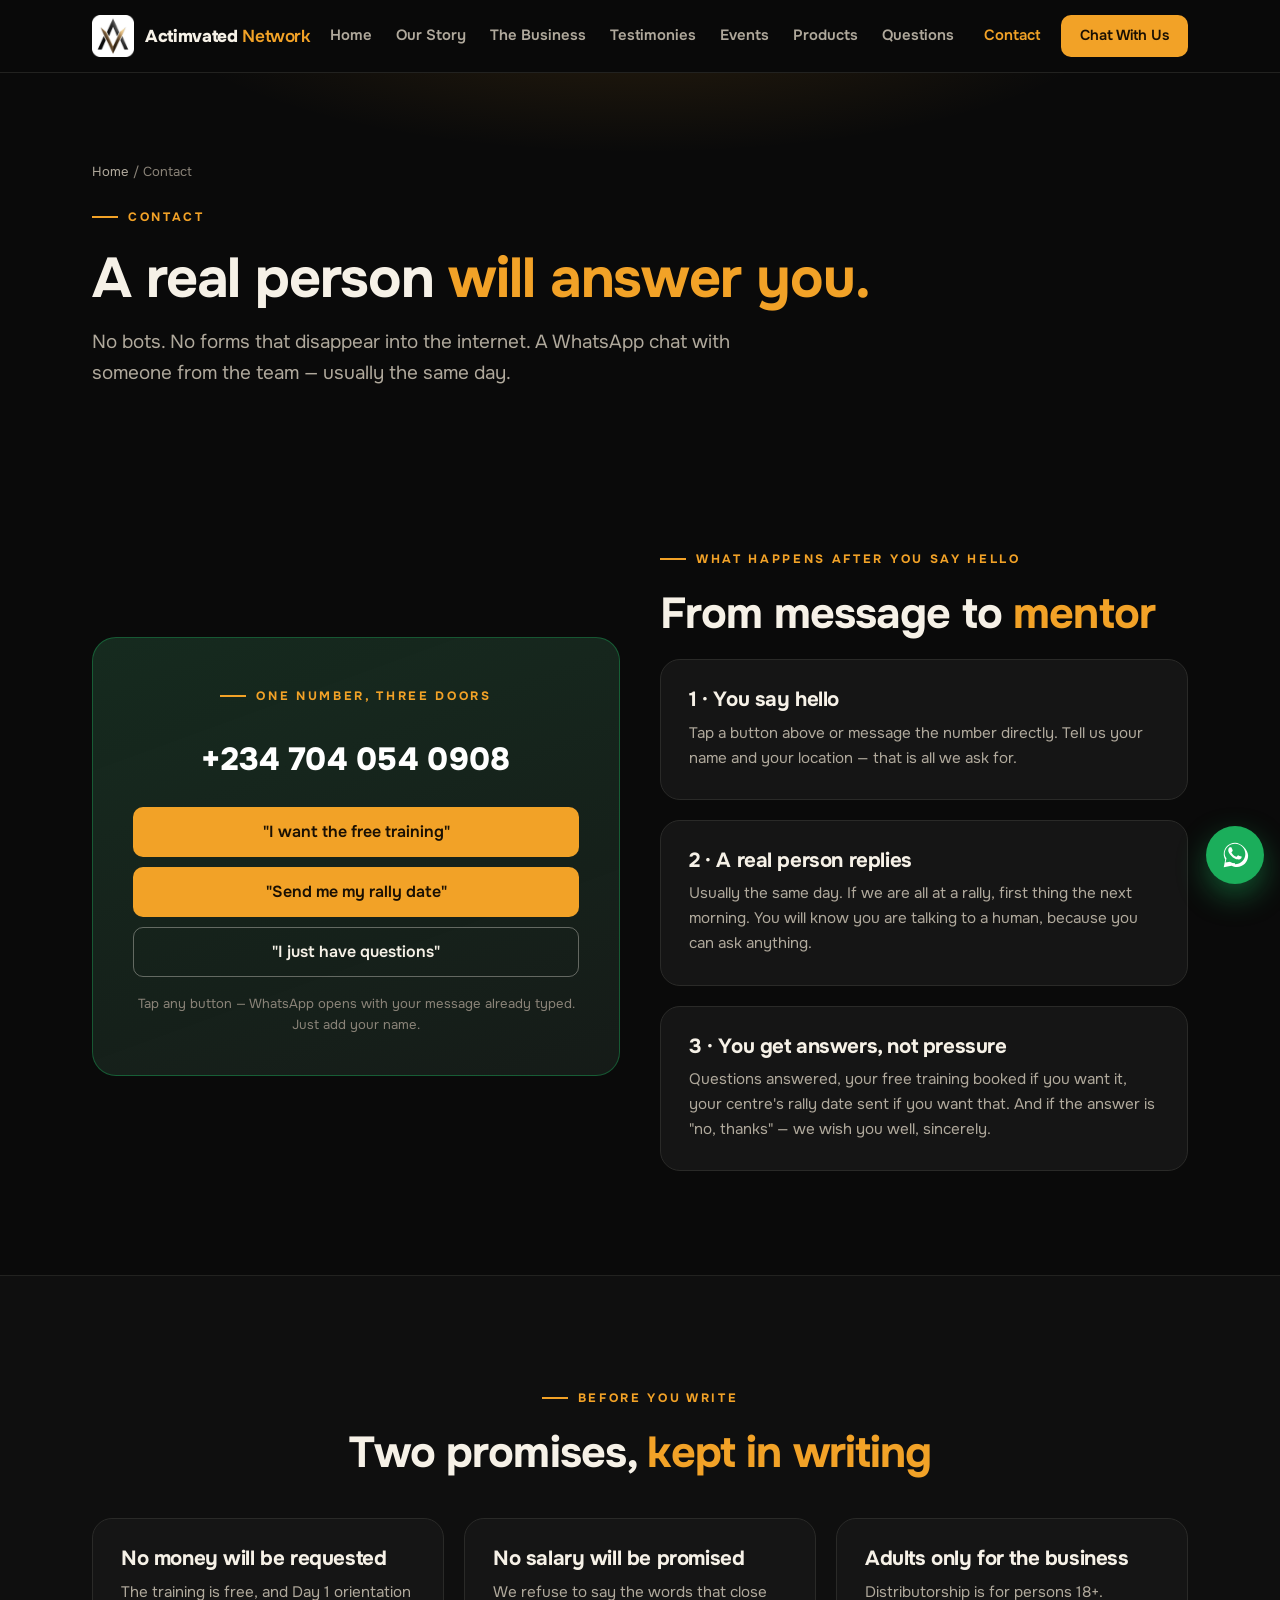
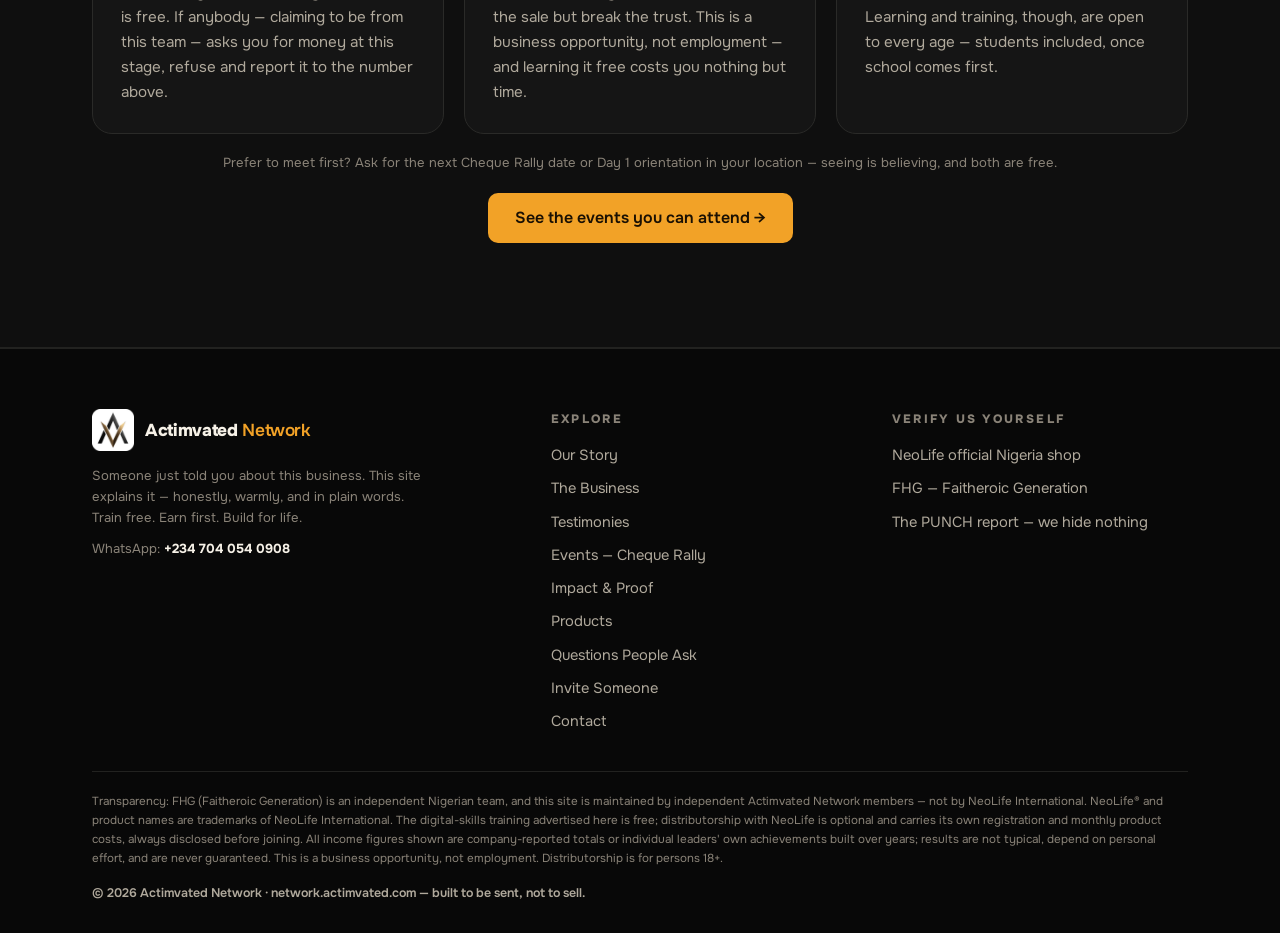
<file: contact.html>
<!doctype html>
<html lang="en">
<head>
<meta charset="utf-8">
<meta name="viewport" content="width=device-width, initial-scale=1">
<title>Contact — A Real Person Will Answer You | Actimvated Network</title>
<meta name="description" content="WhatsApp +234 704 054 0908: start the free training, get your Cheque Rally date, or just ask questions. No bots, no pressure.">
<link rel="icon" type="image/png" href="assets/favicon-96.png">
<link rel="preconnect" href="https://fonts.googleapis.com">
<link rel="preconnect" href="https://fonts.gstatic.com" crossorigin>
<link href="https://fonts.googleapis.com/css2?family=Onest:wght@300;400;500;600;700;800;900&display=swap" rel="stylesheet">
<link rel="stylesheet" href="assets/style.css">
</head>
<body>

<header id="hdr">
  <div class="wrap bar">
    <a class="brand" href="index.html" aria-label="Actimvated Network — home">
      <img src="assets/logo.png" alt="Actimvated Network logo">
      <span class="name">Actimvated <span>Network</span></span>
    </a>
    <nav aria-label="Main">
      <a href="index.html" class="">Home</a>
      <a href="our-story.html" class="">Our Story</a>
      <a href="the-business.html" class="">The Business</a>
      <a href="testimonies.html" class="">Testimonies</a>
      <a href="events.html" class="">Events</a>
      <a href="products.html" class="">Products</a>
      <a href="faq.html" class="">Questions</a>
      <a href="contact.html" class="nav-cta active">Contact</a>
    </nav>
    <button id="burger" class="burger" aria-label="Open menu" aria-expanded="false"><span></span><span></span><span></span></button>
    <a class="btn btn-primary btn-sm bar-cta" href="contact.html">Chat With Us</a>
  </div>
  <nav id="mnav" class="m-nav" aria-label="Mobile">
    <a href="index.html" class="">Home</a>
    <a href="our-story.html" class="">Our Story</a>
    <a href="the-business.html" class="">The Business</a>
    <a href="testimonies.html" class="">Testimonies</a>
    <a href="events.html" class="">Events</a>
    <a href="impact.html" class="">Impact</a>
    <a href="products.html" class="">Products</a>
    <a href="faq.html" class="">Questions</a>
    <a href="invite.html" class="">Invite Someone</a>
    <a href="contact.html" class="active">Contact</a>
  </nav>
</header>

<main>

<div class="page-hero">
  <div class="wrap">
    <div class="breadcrumb"><a href="index.html">Home</a> / Contact</div>
    <span class="sec-label">Contact</span>
    <h1>A real person <span class="gold-i">will answer you.</span></h1>
    <p class="lead">No bots. No forms that disappear into the internet. A WhatsApp chat with someone from the team — usually the same day.</p>
  </div>
</div>

<section>
  <div class="wrap">
    <div class="contact-hero">
      <div class="wa-card reveal">
        <span class="sec-label" style="justify-content:center;display:inline-flex">One number, three doors</span>
        <div class="num">+234 704 054 0908</div>
        <div class="msg-opts">
          <a class="btn btn-primary" href="https://wa.me/2347040540908?text=Hello!%20My%20name%20is%20____.%20I%20saw%20the%20website%20and%20I%20want%20the%20free%20training." target="_blank" rel="noopener">"I want the free training"</a>
          <a class="btn btn-primary" href="https://wa.me/2347040540908?text=Hello!%20My%20name%20is%20____.%20Please%20send%20me%20the%20date%20of%20the%20next%20Cheque%20Rally%20in%20my%20location." target="_blank" rel="noopener">"Send me my rally date"</a>
          <a class="btn btn-outline" href="https://wa.me/2347040540908?text=Hello!%20My%20name%20is%20____.%20I%20have%20a%20question%20about%20the%20business." target="_blank" rel="noopener">"I just have questions"</a>
        </div>
        <p class="small" style="margin-top:16px">Tap any button — WhatsApp opens with your message already typed. Just add your name.</p>
      </div>
      <div class="reveal">
        <span class="sec-label">What happens after you say hello</span>
        <h2>From message to <span class="gold-i">mentor</span></h2>
        <div class="grid" style="margin-top:20px">
          <div class="card"><h3>1 · You say hello</h3><p>Tap a button above or message the number directly. Tell us your name and your location — that is all we ask for.</p></div>
          <div class="card"><h3>2 · A real person replies</h3><p>Usually the same day. If we are all at a rally, first thing the next morning. You will know you are talking to a human, because you can ask anything.</p></div>
          <div class="card"><h3>3 · You get answers, not pressure</h3><p>Questions answered, your free training booked if you want it, your centre's rally date sent if you want that. And if the answer is "no, thanks" — we wish you well, sincerely.</p></div>
        </div>
      </div>
    </div>
  </div>
</section>

<section class="band">
  <div class="wrap">
    <div class="center">
      <span class="sec-label">Before you write</span>
      <h2>Two promises, <span class="gold-i">kept in writing</span></h2>
    </div>
    <div class="grid g3">
      <div class="card reveal"><h3>No money will be requested</h3><p>The training is free, and Day 1 orientation is free. If anybody — claiming to be from this team — asks you for money at this stage, refuse and report it to the number above.</p></div>
      <div class="card reveal"><h3>No salary will be promised</h3><p>We refuse to say the words that close the sale but break the trust. This is a business opportunity, not employment — and learning it free costs you nothing but time.</p></div>
      <div class="card reveal"><h3>Adults only for the business</h3><p>Distributorship is for persons 18+. Learning and training, though, are open to every age — students included, once school comes first.</p></div>
    </div>
    <p class="small center" style="margin-top:18px">Prefer to meet first? Ask for the next Cheque Rally date or Day 1 orientation in your location — seeing is believing, and both are free.</p>
    <div class="center" style="margin-top:20px">
      <a class="btn btn-primary" href="events.html">See the events you can attend →</a>
    </div>
  </div>
</section>

</main>

<footer>
  <div class="wrap">
    <div class="foot-grid">
      <div>
        <a class="brand" href="index.html">
          <img src="assets/logo.png" alt="Actimvated Network logo">
          <span class="name">Actimvated <span>Network</span></span>
        </a>
        <p class="small" style="max-width:340px;margin-top:14px">Someone just told you about this business. This site explains it — honestly, warmly, and in plain words. Train free. Earn first. Build for life.</p>
        <p class="small" style="margin-top:10px">WhatsApp: <b style="color:var(--ink)">+234 704 054 0908</b></p>
      </div>
      <div>
        <h4>Explore</h4>
        <ul>
          <li><a href="our-story.html">Our Story</a></li>
          <li><a href="the-business.html">The Business</a></li>
          <li><a href="testimonies.html">Testimonies</a></li>
          <li><a href="events.html">Events — Cheque Rally</a></li>
          <li><a href="impact.html">Impact &amp; Proof</a></li>
          <li><a href="products.html">Products</a></li>
          <li><a href="faq.html">Questions People Ask</a></li>
          <li><a href="invite.html">Invite Someone</a></li>
          <li><a href="contact.html">Contact</a></li>
        </ul>
      </div>
      <div>
        <h4>Verify us yourself</h4>
        <ul>
          <li><a href="https://shopneolife.com/CountryChooser/NG/en-NG" target="_blank" rel="noopener">NeoLife official Nigeria shop</a></li>
          <li><a href="https://faithheroicgeneration.com" target="_blank" rel="noopener">FHG — Faitheroic Generation</a></li>
          <li><a href="https://punchng.com/illusion-the-billionaire-scheme-driving-students-into-debt-prostitution/" target="_blank" rel="noopener">The PUNCH report — we hide nothing</a></li>
        </ul>
      </div>
    </div>
    <p class="disclaimer">Transparency: FHG (Faitheroic Generation) is an independent Nigerian team, and this site is maintained by independent Actimvated Network members — not by NeoLife International. NeoLife® and product names are trademarks of NeoLife International. The digital-skills training advertised here is free; distributorship with NeoLife is optional and carries its own registration and monthly product costs, always disclosed before joining. All income figures shown are company-reported totals or individual leaders' own achievements built over years; results are not typical, depend on personal effort, and are never guaranteed. This is a business opportunity, not employment. Distributorship is for persons 18+.</p>
    <p class="copyright">© <span id="yr">2026</span> Actimvated Network · network.actimvated.com — built to be sent, not to sell.</p>
  </div>
</footer>

<a class="fab" href="https://wa.me/2347040540908?text=Hello!%20My%20name%20is%20____.%20Someone%20just%20told%20me%20about%20this%20business%20and%20I%20want%20to%20understand%20it%20first." target="_blank" rel="noopener" aria-label="Chat with us on WhatsApp">
  <svg viewBox="0 0 32 32" aria-hidden="true"><path d="M16 3C9.4 3 4 8.4 4 15c0 2.1.6 4.1 1.6 5.9L4 29l8.3-1.5c1.7.9 3.6 1.4 5.7 1.4h.1c6.5 0 11.9-5.4 11.9-12S22.5 3 16 3zm0 21.9c-1.8 0-3.5-.5-5-1.4l-.4-.2-4.7.8 1-4.5-.3-.4C5.6 17.8 5 16.4 5 15c0-6.1 4.9-11 11-11s11 4.9 11 11-4.9 10.9-11 10.9zm6-7.5c-.3-.2-2-.9-2.3-1s-.5-.2-.8.2-.9 1-1.1 1.2-.4.2-.8-.1c-.3-.2-1.5-.6-2.8-1.8-1-.9-1.7-2-1.9-2.3s0-.5.2-.7c.2-.2.5-.6.7-.9.1-.2.2-.3.3-.5s0-.4 0-.6-.8-1.9-1.1-2.6c-.3-.6-.6-.6-.8-.6h-.7c-.2 0-.6.1-.9.4-.3.3-1.2 1.2-1.2 2.9s1.2 3.4 1.4 3.6c.2.2 2.5 3.8 6 5.3.8.4 1.5.6 2.1.7.8.2 1.6.2 2.2.1.7-.1 2-.8 2.3-1.6.3-.8.3-1.5.2-1.6 0-.1-.2-.2-.5-.3z"/></svg>
</a>
<script src="assets/main.js"></script>
</body>
</html>
</file>
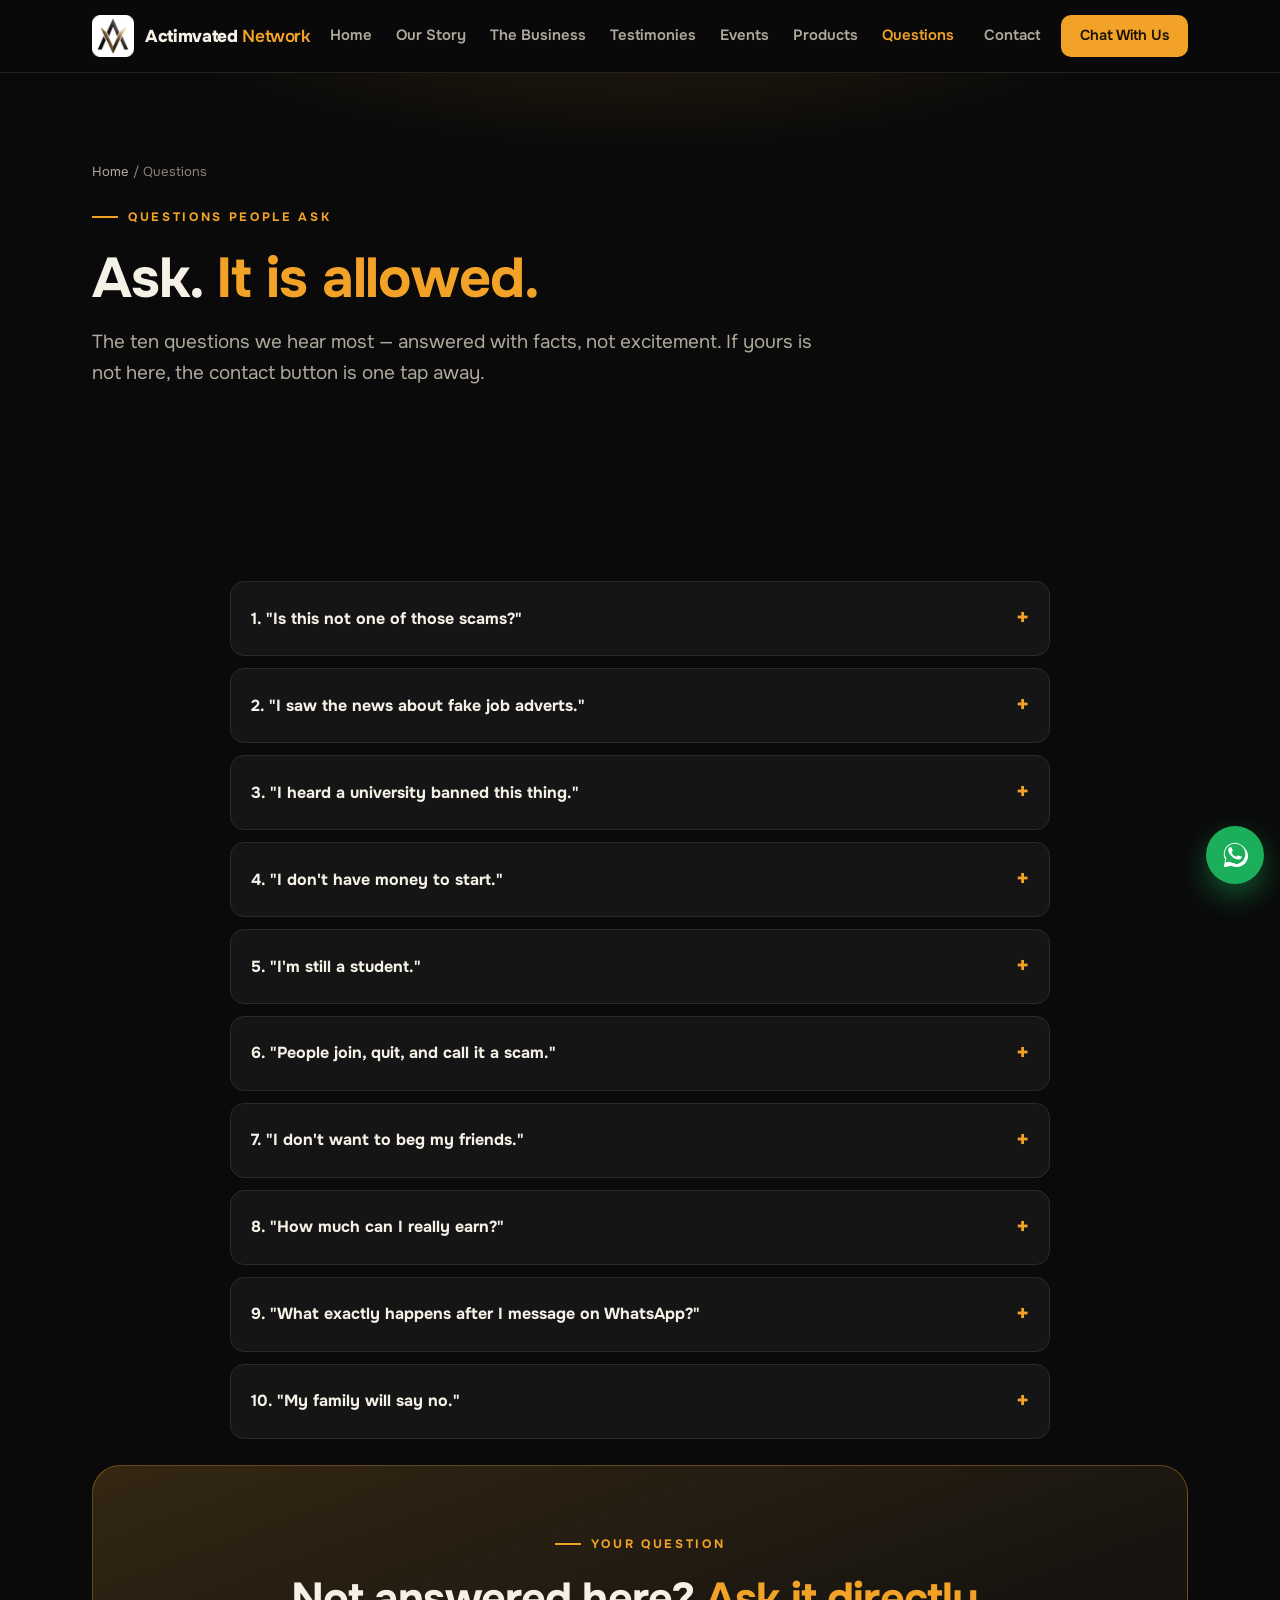
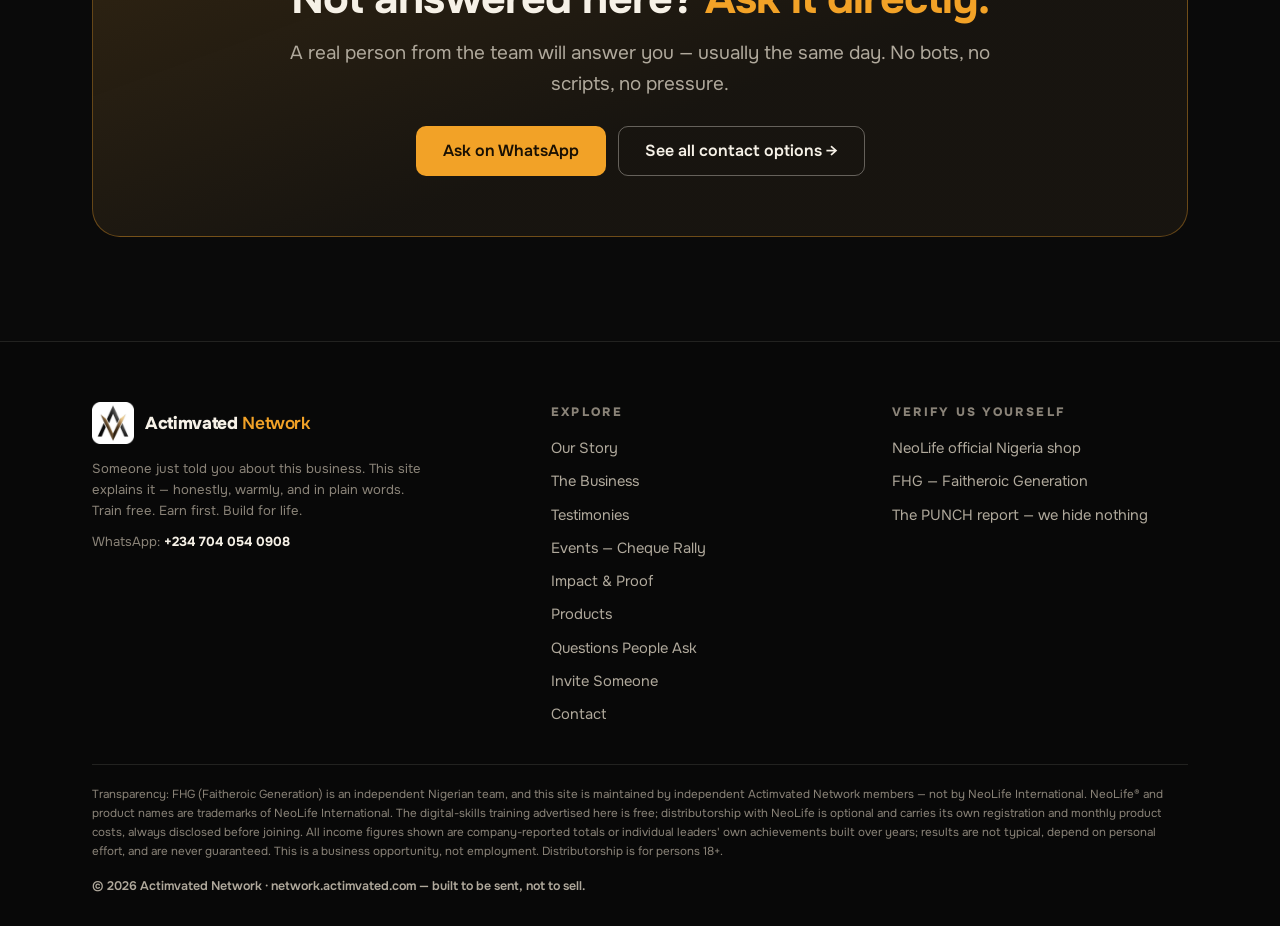
<file: faq.html>
<!doctype html>
<html lang="en">
<head>
<meta charset="utf-8">
<meta name="viewport" content="width=device-width, initial-scale=1">
<title>Questions People Ask — Answered Honestly | Actimvated Network</title>
<meta name="description" content="Scam concerns, fake job adverts, costs, students, quitters, family objections — the ten questions we hear most, answered with facts.">
<link rel="icon" type="image/png" href="assets/favicon-96.png">
<link rel="preconnect" href="https://fonts.googleapis.com">
<link rel="preconnect" href="https://fonts.gstatic.com" crossorigin>
<link href="https://fonts.googleapis.com/css2?family=Onest:wght@300;400;500;600;700;800;900&display=swap" rel="stylesheet">
<link rel="stylesheet" href="assets/style.css">
</head>
<body>

<header id="hdr">
  <div class="wrap bar">
    <a class="brand" href="index.html" aria-label="Actimvated Network — home">
      <img src="assets/logo.png" alt="Actimvated Network logo">
      <span class="name">Actimvated <span>Network</span></span>
    </a>
    <nav aria-label="Main">
      <a href="index.html" class="">Home</a>
      <a href="our-story.html" class="">Our Story</a>
      <a href="the-business.html" class="">The Business</a>
      <a href="testimonies.html" class="">Testimonies</a>
      <a href="events.html" class="">Events</a>
      <a href="products.html" class="">Products</a>
      <a href="faq.html" class="active">Questions</a>
      <a href="contact.html" class="nav-cta ">Contact</a>
    </nav>
    <button id="burger" class="burger" aria-label="Open menu" aria-expanded="false"><span></span><span></span><span></span></button>
    <a class="btn btn-primary btn-sm bar-cta" href="contact.html">Chat With Us</a>
  </div>
  <nav id="mnav" class="m-nav" aria-label="Mobile">
    <a href="index.html" class="">Home</a>
    <a href="our-story.html" class="">Our Story</a>
    <a href="the-business.html" class="">The Business</a>
    <a href="testimonies.html" class="">Testimonies</a>
    <a href="events.html" class="">Events</a>
    <a href="impact.html" class="">Impact</a>
    <a href="products.html" class="">Products</a>
    <a href="faq.html" class="active">Questions</a>
    <a href="invite.html" class="">Invite Someone</a>
    <a href="contact.html" class="">Contact</a>
  </nav>
</header>

<main>

<div class="page-hero">
  <div class="wrap">
    <div class="breadcrumb"><a href="index.html">Home</a> / Questions</div>
    <span class="sec-label">Questions people ask</span>
    <h1>Ask. <span class="gold-i">It is allowed.</span></h1>
    <p class="lead">The ten questions we hear most — answered with facts, not excitement. If yours is not here, the contact button is one tap away.</p>
  </div>
</div>

<section>
  <div class="wrap">
    <div class="faq">
      <details><summary>1. "Is this not one of those scams?"</summary>
        <div class="ans"><p>Fair question — and the answer is in facts, not feelings. NeoLife has traded since <b>1958</b> (68 years), sells physical products people actually use, and publishes its compensation plan openly. No Nigerian regulator — neither SEC nor FCCPC — has ever listed NeoLife as a scam.</p><p>And this programme? The training is <b>free</b>, so nobody collects your money and vanishes. What we will never do is promise you income — your results depend on your work, and we say so everywhere on this site.</p></div>
      </details>
      <details><summary>2. "I saw the news about fake job adverts."</summary>
        <div class="ans"><p>You saw right — and we will not defend it. Some people misused this business's name with fake job adverts. PUNCH investigated it, and NeoLife suspended those distributorships and supported police action. The company's own statement: it offers no jobs — it partners with independent distributors.</p><p>So let us say it plainly, as a standing rule: <b>this is a business, not a job.</b> Anyone who promises you "salary" here is lying to you — including if that person is from our team. Walk away from them.</p></div>
      </details>
      <details><summary>3. "I heard a university banned this thing."</summary>
        <div class="ans"><p>True, and we will not hide it: a university banned on-campus recruitment activities in 2026 because some recruiters behaved badly — pressure, odd-hour meetings. That was a conduct failure by people, not an illegality of the company.</p><p>Our team's rules are the opposite: education first, no pressure, no hiding. "Take your time" is a literal instruction here, not a sales trick. If you are a student, your studies come first — always.</p></div>
      </details>
      <details><summary>4. "I don't have money to start."</summary>
        <div class="ans"><p>Then you are exactly who this system was built for. The training is <b>₦0</b> — you start today without paying anything. As your skills grow, you move toward projects and earnings.</p><p>If you later <b>choose</b> distributorship, it has its own registration and monthly product costs — and we show you every figure in black and white before you decide. From earnings, not from your pocket. That is the whole design.</p></div>
      </details>
      <details><summary>5. "I'm still a student."</summary>
        <div class="ans"><p>Perfect timing, actually. Daramola Gabriel reached 1 Diamond Director as a part-5 student of Obafemi Awolowo University — with lectures, exams, and everything else you are facing.</p><p>Your timetable becomes your advantage: learn a skill between lectures, earn from it on your own hours, and grow at the pace your books allow. School first, always — the system flexes around that.</p></div>
      </details>
      <details><summary>6. "People join, quit, and call it a scam."</summary>
        <div class="ans"><p>Most people quit when their money finishes before their skill arrives — we showed you that wall on <a href="the-business.html">The Business page</a>. The Member → Pro → Distributor path exists so it never happens to you: training first, income second, business third.</p><p>And when somebody quits and says "it doesn't work", ask them one question: "how many months did you work it?" The leaders on this site worked it for years — in public, on video.</p></div>
      </details>
      <details><summary>7. "I don't want to beg my friends."</summary>
        <div class="ans"><p>Good. Don't. This site exists precisely so you never have to pitch anybody. Send your friend the link — it explains the model, plays the leaders' videos, and answers the scam question better than you could under pressure.</p><p>You only do two things: welcome them, and connect them to a mentor. The site does the heavy lifting — the same way, every time. See our <a href="invite.html">Invite Someone page</a> for ready-made messages.</p></div>
      </details>
      <details><summary>8. "How much can I really earn?"</summary>
        <div class="ans"><p>Honest answer: nobody can promise you a figure, and whoever does is not being straight with you. What we can show you is the structure — NeoLife's published ranks and requirements — and the documented journeys of the leaders on <a href="testimonies.html">our Testimonies page</a>, including the years it took each of them.</p><p>Your income will depend on your effort, your consistency, and your season. Treat it like a real business and it can pay like one; treat it like a lottery and it will disappoint you like one.</p></div>
      </details>
      <details><summary>9. "What exactly happens after I message on WhatsApp?"</summary>
        <div class="ans"><p>A real person replies — usually the same day. No bot, no form that disappears into the internet. You will be asked your name and your location so a mentor near you can guide you.</p><p>From there: you can ask anything, book the next free training, or get your centre's Cheque Rally date. There is no payment and no pressure at any point. See our <a href="contact.html">Contact page</a> for the three easiest ways to start the chat.</p></div>
      </details>
      <details><summary>10. "My family will say no."</summary>
        <div class="ans"><p>Many of the leaders on this site heard exactly that. Samson Alani was doubted even at home in Ilesa. Their answer was not argument — it was consistency, and eventually, the official recognition videos.</p><p>Our suggestion: do not fight your family. Show them this website. Let the founders, the 68-year-old company, and the people doing it do the talking. Then take your time — the road is not running away from you.</p></div>
      </details>
    </div>
    <div class="final-band reveal" style="margin-top:26px">
      <span class="sec-label" style="justify-content:center;display:inline-flex">Your question</span>
      <h2>Not answered here? <span class="gold-i">Ask it directly.</span></h2>
      <p class="lead">A real person from the team will answer you — usually the same day. No bots, no scripts, no pressure.</p>
      <div class="cta-row">
        <a class="btn btn-primary" href="https://wa.me/2347040540908?text=Hello!%20My%20name%20is%20____.%20I%20have%20a%20question%20about%20the%20business." target="_blank" rel="noopener">Ask on WhatsApp</a>
        <a class="btn btn-outline" href="contact.html">See all contact options →</a>
      </div>
    </div>
  </div>
</section>

</main>

<footer>
  <div class="wrap">
    <div class="foot-grid">
      <div>
        <a class="brand" href="index.html">
          <img src="assets/logo.png" alt="Actimvated Network logo">
          <span class="name">Actimvated <span>Network</span></span>
        </a>
        <p class="small" style="max-width:340px;margin-top:14px">Someone just told you about this business. This site explains it — honestly, warmly, and in plain words. Train free. Earn first. Build for life.</p>
        <p class="small" style="margin-top:10px">WhatsApp: <b style="color:var(--ink)">+234 704 054 0908</b></p>
      </div>
      <div>
        <h4>Explore</h4>
        <ul>
          <li><a href="our-story.html">Our Story</a></li>
          <li><a href="the-business.html">The Business</a></li>
          <li><a href="testimonies.html">Testimonies</a></li>
          <li><a href="events.html">Events — Cheque Rally</a></li>
          <li><a href="impact.html">Impact &amp; Proof</a></li>
          <li><a href="products.html">Products</a></li>
          <li><a href="faq.html">Questions People Ask</a></li>
          <li><a href="invite.html">Invite Someone</a></li>
          <li><a href="contact.html">Contact</a></li>
        </ul>
      </div>
      <div>
        <h4>Verify us yourself</h4>
        <ul>
          <li><a href="https://shopneolife.com/CountryChooser/NG/en-NG" target="_blank" rel="noopener">NeoLife official Nigeria shop</a></li>
          <li><a href="https://faithheroicgeneration.com" target="_blank" rel="noopener">FHG — Faitheroic Generation</a></li>
          <li><a href="https://punchng.com/illusion-the-billionaire-scheme-driving-students-into-debt-prostitution/" target="_blank" rel="noopener">The PUNCH report — we hide nothing</a></li>
        </ul>
      </div>
    </div>
    <p class="disclaimer">Transparency: FHG (Faitheroic Generation) is an independent Nigerian team, and this site is maintained by independent Actimvated Network members — not by NeoLife International. NeoLife® and product names are trademarks of NeoLife International. The digital-skills training advertised here is free; distributorship with NeoLife is optional and carries its own registration and monthly product costs, always disclosed before joining. All income figures shown are company-reported totals or individual leaders' own achievements built over years; results are not typical, depend on personal effort, and are never guaranteed. This is a business opportunity, not employment. Distributorship is for persons 18+.</p>
    <p class="copyright">© <span id="yr">2026</span> Actimvated Network · network.actimvated.com — built to be sent, not to sell.</p>
  </div>
</footer>

<a class="fab" href="https://wa.me/2347040540908?text=Hello!%20My%20name%20is%20____.%20Someone%20just%20told%20me%20about%20this%20business%20and%20I%20want%20to%20understand%20it%20first." target="_blank" rel="noopener" aria-label="Chat with us on WhatsApp">
  <svg viewBox="0 0 32 32" aria-hidden="true"><path d="M16 3C9.4 3 4 8.4 4 15c0 2.1.6 4.1 1.6 5.9L4 29l8.3-1.5c1.7.9 3.6 1.4 5.7 1.4h.1c6.5 0 11.9-5.4 11.9-12S22.5 3 16 3zm0 21.9c-1.8 0-3.5-.5-5-1.4l-.4-.2-4.7.8 1-4.5-.3-.4C5.6 17.8 5 16.4 5 15c0-6.1 4.9-11 11-11s11 4.9 11 11-4.9 10.9-11 10.9zm6-7.5c-.3-.2-2-.9-2.3-1s-.5-.2-.8.2-.9 1-1.1 1.2-.4.2-.8-.1c-.3-.2-1.5-.6-2.8-1.8-1-.9-1.7-2-1.9-2.3s0-.5.2-.7c.2-.2.5-.6.7-.9.1-.2.2-.3.3-.5s0-.4 0-.6-.8-1.9-1.1-2.6c-.3-.6-.6-.6-.8-.6h-.7c-.2 0-.6.1-.9.4-.3.3-1.2 1.2-1.2 2.9s1.2 3.4 1.4 3.6c.2.2 2.5 3.8 6 5.3.8.4 1.5.6 2.1.7.8.2 1.6.2 2.2.1.7-.1 2-.8 2.3-1.6.3-.8.3-1.5.2-1.6 0-.1-.2-.2-.5-.3z"/></svg>
</a>
<script src="assets/main.js"></script>
</body>
</html>
</file>
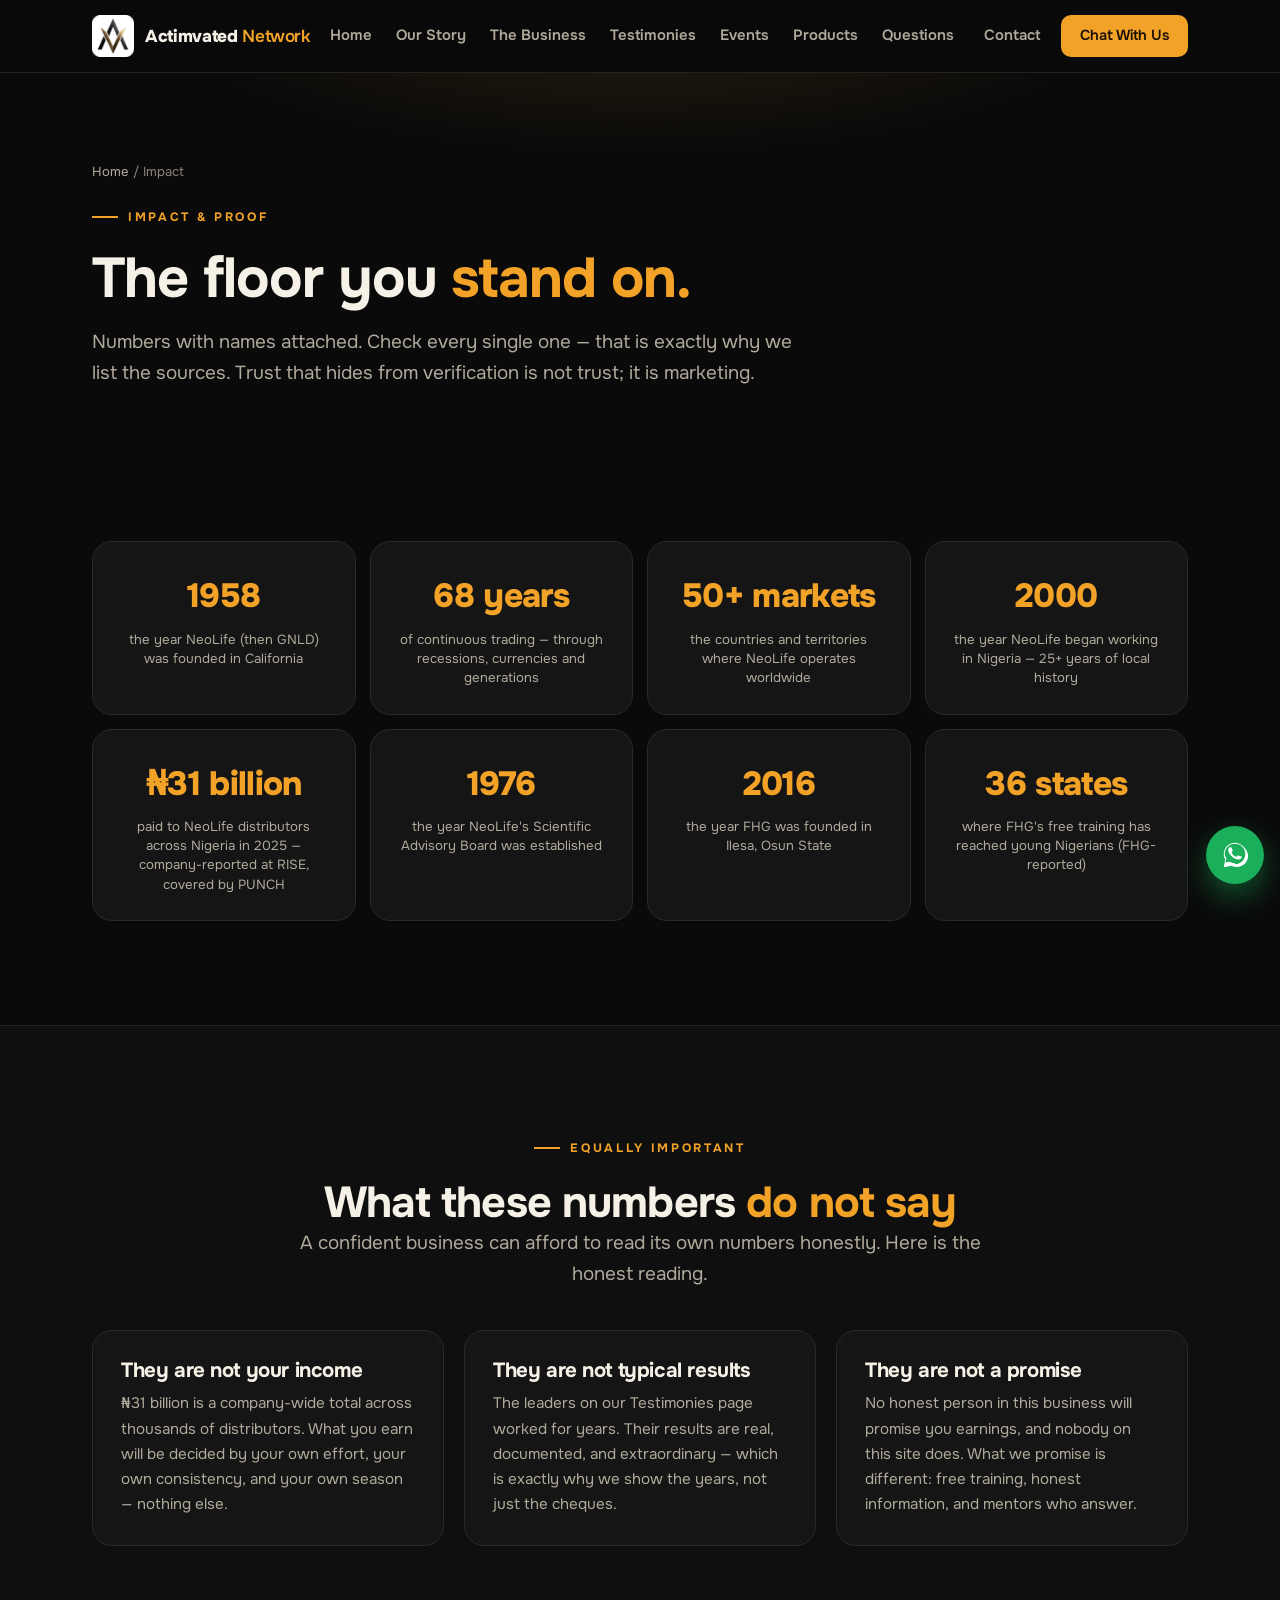
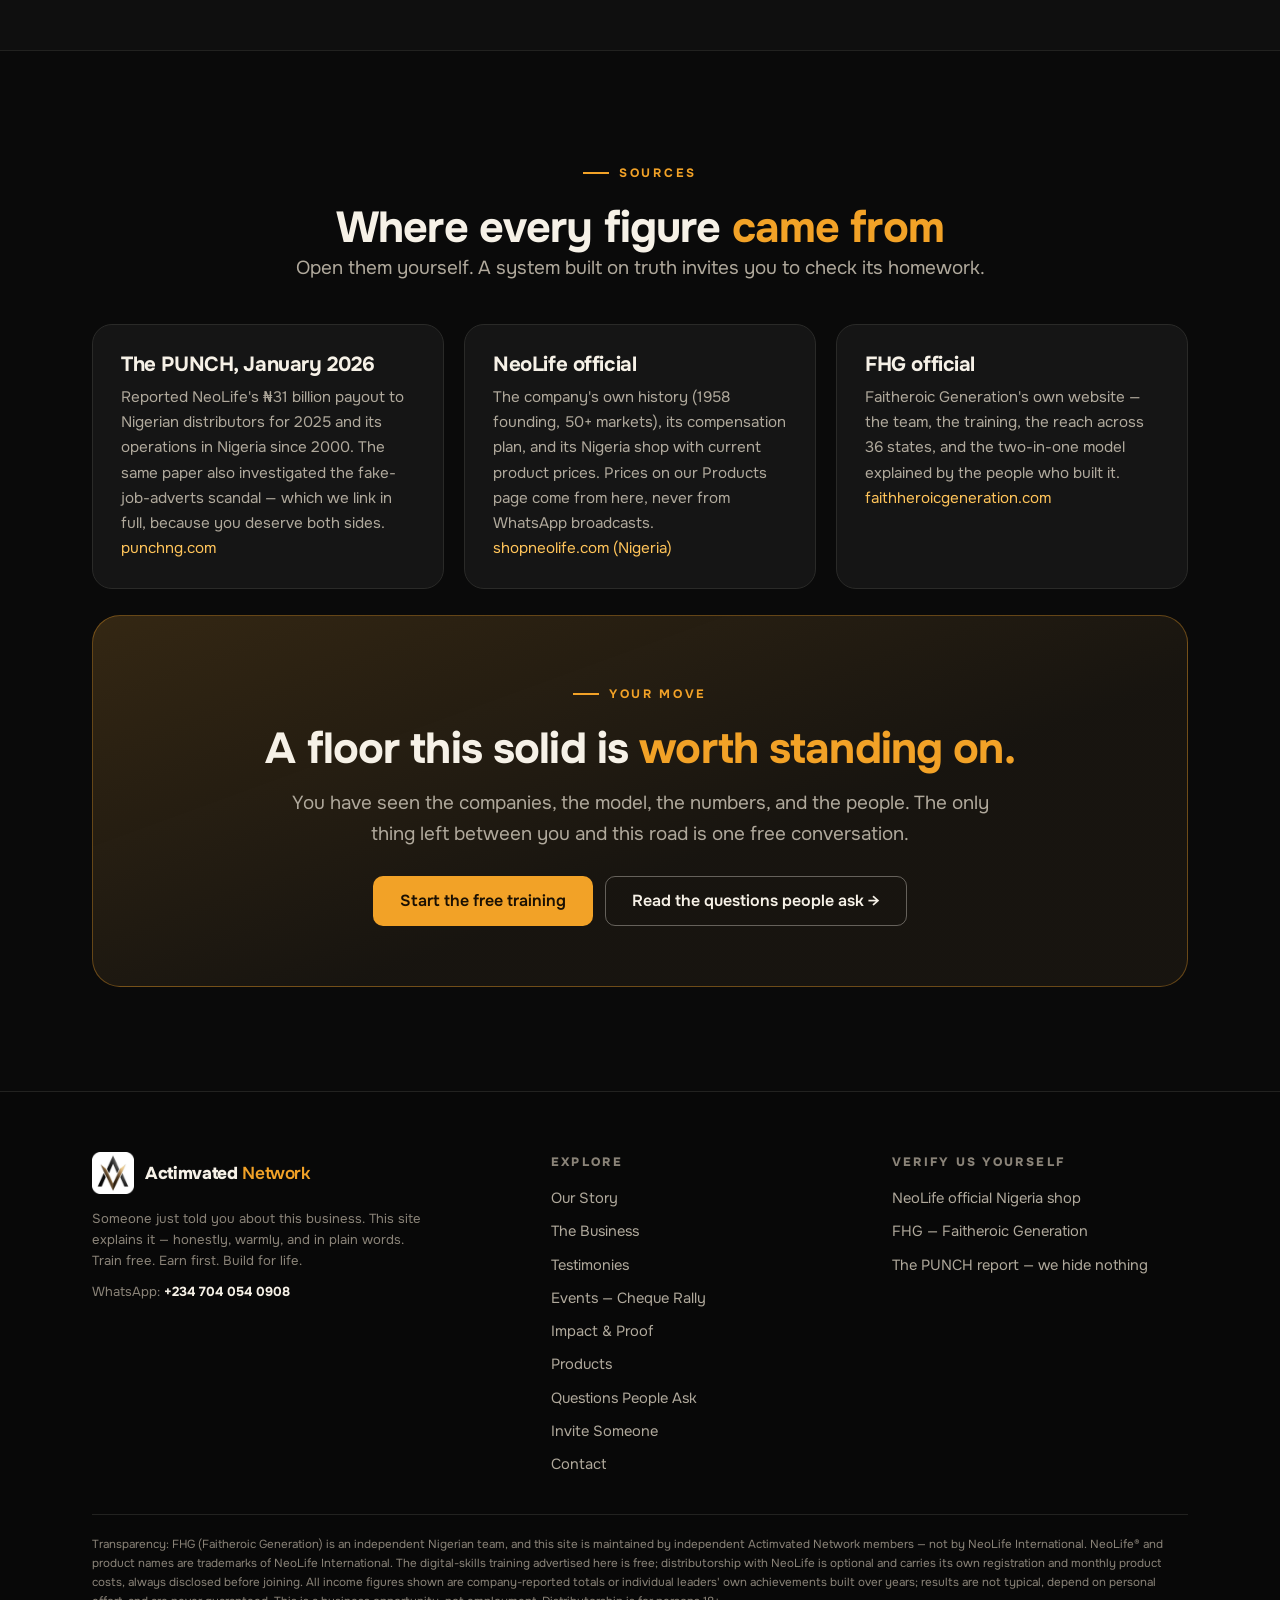
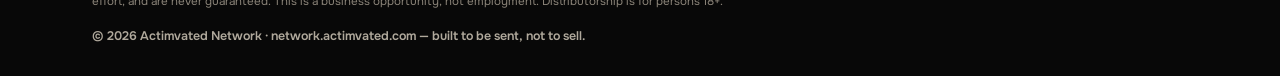
<file: impact.html>
<!doctype html>
<html lang="en">
<head>
<meta charset="utf-8">
<meta name="viewport" content="width=device-width, initial-scale=1">
<title>Impact — Numbers With Sources | Actimvated Network</title>
<meta name="description" content="₦31 billion paid to Nigerian distributors in 2025, 68 years of company history, and more — every figure attributed, with the honest reading included.">
<link rel="icon" type="image/png" href="assets/favicon-96.png">
<link rel="preconnect" href="https://fonts.googleapis.com">
<link rel="preconnect" href="https://fonts.gstatic.com" crossorigin>
<link href="https://fonts.googleapis.com/css2?family=Onest:wght@300;400;500;600;700;800;900&display=swap" rel="stylesheet">
<link rel="stylesheet" href="assets/style.css">
</head>
<body>

<header id="hdr">
  <div class="wrap bar">
    <a class="brand" href="index.html" aria-label="Actimvated Network — home">
      <img src="assets/logo.png" alt="Actimvated Network logo">
      <span class="name">Actimvated <span>Network</span></span>
    </a>
    <nav aria-label="Main">
      <a href="index.html" class="">Home</a>
      <a href="our-story.html" class="">Our Story</a>
      <a href="the-business.html" class="">The Business</a>
      <a href="testimonies.html" class="">Testimonies</a>
      <a href="events.html" class="">Events</a>
      <a href="products.html" class="">Products</a>
      <a href="faq.html" class="">Questions</a>
      <a href="contact.html" class="nav-cta ">Contact</a>
    </nav>
    <button id="burger" class="burger" aria-label="Open menu" aria-expanded="false"><span></span><span></span><span></span></button>
    <a class="btn btn-primary btn-sm bar-cta" href="contact.html">Chat With Us</a>
  </div>
  <nav id="mnav" class="m-nav" aria-label="Mobile">
    <a href="index.html" class="">Home</a>
    <a href="our-story.html" class="">Our Story</a>
    <a href="the-business.html" class="">The Business</a>
    <a href="testimonies.html" class="">Testimonies</a>
    <a href="events.html" class="">Events</a>
    <a href="impact.html" class="active">Impact</a>
    <a href="products.html" class="">Products</a>
    <a href="faq.html" class="">Questions</a>
    <a href="invite.html" class="">Invite Someone</a>
    <a href="contact.html" class="">Contact</a>
  </nav>
</header>

<main>

<div class="page-hero">
  <div class="wrap">
    <div class="breadcrumb"><a href="index.html">Home</a> / Impact</div>
    <span class="sec-label">Impact &amp; Proof</span>
    <h1>The floor you <span class="gold-i">stand on.</span></h1>
    <p class="lead">Numbers with names attached. Check every single one — that is exactly why we list the sources. Trust that hides from verification is not trust; it is marketing.</p>
  </div>
</div>

<section>
  <div class="wrap">
    <div class="stats reveal">
      <div class="stat"><b>1958</b><small>the year NeoLife (then GNLD) was founded in California</small></div>
      <div class="stat"><b>68 years</b><small>of continuous trading — through recessions, currencies and generations</small></div>
      <div class="stat"><b>50+ markets</b><small>the countries and territories where NeoLife operates worldwide</small></div>
      <div class="stat"><b>2000</b><small>the year NeoLife began working in Nigeria — 25+ years of local history</small></div>
      <div class="stat"><b>₦31 billion</b><small>paid to NeoLife distributors across Nigeria in 2025 — company-reported at RISE, covered by PUNCH</small></div>
      <div class="stat"><b>1976</b><small>the year NeoLife's Scientific Advisory Board was established</small></div>
      <div class="stat"><b>2016</b><small>the year FHG was founded in Ilesa, Osun State</small></div>
      <div class="stat"><b>36 states</b><small>where FHG's free training has reached young Nigerians (FHG-reported)</small></div>
    </div>
  </div>
</section>

<section class="band">
  <div class="wrap">
    <div class="center">
      <span class="sec-label">Equally important</span>
      <h2>What these numbers <span class="gold-i">do not say</span></h2>
      <p class="lead">A confident business can afford to read its own numbers honestly. Here is the honest reading.</p>
    </div>
    <div class="grid g3">
      <div class="card reveal"><h3>They are not your income</h3><p>₦31 billion is a company-wide total across thousands of distributors. What you earn will be decided by your own effort, your own consistency, and your own season — nothing else.</p></div>
      <div class="card reveal"><h3>They are not typical results</h3><p>The leaders on our Testimonies page worked for years. Their results are real, documented, and extraordinary — which is exactly why we show the years, not just the cheques.</p></div>
      <div class="card reveal"><h3>They are not a promise</h3><p>No honest person in this business will promise you earnings, and nobody on this site does. What we promise is different: free training, honest information, and mentors who answer.</p></div>
    </div>
  </div>
</section>

<section>
  <div class="wrap">
    <div class="center">
      <span class="sec-label">Sources</span>
      <h2>Where every figure <span class="gold-i">came from</span></h2>
      <p class="lead">Open them yourself. A system built on truth invites you to check its homework.</p>
    </div>
    <div class="grid g3">
      <div class="card reveal"><h3>The PUNCH, January 2026</h3><p>Reported NeoLife's ₦31 billion payout to Nigerian distributors for 2025 and its operations in Nigeria since 2000. The same paper also investigated the fake-job-adverts scandal — which we link in full, because you deserve both sides.</p><p class="small"><a href="https://punchng.com/" target="_blank" rel="noopener">punchng.com</a></p></div>
      <div class="card reveal"><h3>NeoLife official</h3><p>The company's own history (1958 founding, 50+ markets), its compensation plan, and its Nigeria shop with current product prices. Prices on our Products page come from here, never from WhatsApp broadcasts.</p><p class="small"><a href="https://shopneolife.com/CountryChooser/NG/en-NG" target="_blank" rel="noopener">shopneolife.com (Nigeria)</a></p></div>
      <div class="card reveal"><h3>FHG official</h3><p>Faitheroic Generation's own website — the team, the training, the reach across 36 states, and the two-in-one model explained by the people who built it.</p><p class="small"><a href="https://faithheroicgeneration.com" target="_blank" rel="noopener">faithheroicgeneration.com</a></p></div>
    </div>
    <div class="final-band reveal" style="margin-top:26px">
      <span class="sec-label" style="justify-content:center;display:inline-flex">Your move</span>
      <h2>A floor this solid is <span class="gold-i">worth standing on.</span></h2>
      <p class="lead">You have seen the companies, the model, the numbers, and the people. The only thing left between you and this road is one free conversation.</p>
      <div class="cta-row">
        <a class="btn btn-primary" href="https://wa.me/2347040540908?text=Hello!%20My%20name%20is%20____.%20I%20saw%20the%20website%20and%20I%20want%20the%20free%20training." target="_blank" rel="noopener">Start the free training</a>
        <a class="btn btn-outline" href="faq.html">Read the questions people ask →</a>
      </div>
    </div>
  </div>
</section>

</main>

<footer>
  <div class="wrap">
    <div class="foot-grid">
      <div>
        <a class="brand" href="index.html">
          <img src="assets/logo.png" alt="Actimvated Network logo">
          <span class="name">Actimvated <span>Network</span></span>
        </a>
        <p class="small" style="max-width:340px;margin-top:14px">Someone just told you about this business. This site explains it — honestly, warmly, and in plain words. Train free. Earn first. Build for life.</p>
        <p class="small" style="margin-top:10px">WhatsApp: <b style="color:var(--ink)">+234 704 054 0908</b></p>
      </div>
      <div>
        <h4>Explore</h4>
        <ul>
          <li><a href="our-story.html">Our Story</a></li>
          <li><a href="the-business.html">The Business</a></li>
          <li><a href="testimonies.html">Testimonies</a></li>
          <li><a href="events.html">Events — Cheque Rally</a></li>
          <li><a href="impact.html">Impact &amp; Proof</a></li>
          <li><a href="products.html">Products</a></li>
          <li><a href="faq.html">Questions People Ask</a></li>
          <li><a href="invite.html">Invite Someone</a></li>
          <li><a href="contact.html">Contact</a></li>
        </ul>
      </div>
      <div>
        <h4>Verify us yourself</h4>
        <ul>
          <li><a href="https://shopneolife.com/CountryChooser/NG/en-NG" target="_blank" rel="noopener">NeoLife official Nigeria shop</a></li>
          <li><a href="https://faithheroicgeneration.com" target="_blank" rel="noopener">FHG — Faitheroic Generation</a></li>
          <li><a href="https://punchng.com/illusion-the-billionaire-scheme-driving-students-into-debt-prostitution/" target="_blank" rel="noopener">The PUNCH report — we hide nothing</a></li>
        </ul>
      </div>
    </div>
    <p class="disclaimer">Transparency: FHG (Faitheroic Generation) is an independent Nigerian team, and this site is maintained by independent Actimvated Network members — not by NeoLife International. NeoLife® and product names are trademarks of NeoLife International. The digital-skills training advertised here is free; distributorship with NeoLife is optional and carries its own registration and monthly product costs, always disclosed before joining. All income figures shown are company-reported totals or individual leaders' own achievements built over years; results are not typical, depend on personal effort, and are never guaranteed. This is a business opportunity, not employment. Distributorship is for persons 18+.</p>
    <p class="copyright">© <span id="yr">2026</span> Actimvated Network · network.actimvated.com — built to be sent, not to sell.</p>
  </div>
</footer>

<a class="fab" href="https://wa.me/2347040540908?text=Hello!%20My%20name%20is%20____.%20Someone%20just%20told%20me%20about%20this%20business%20and%20I%20want%20to%20understand%20it%20first." target="_blank" rel="noopener" aria-label="Chat with us on WhatsApp">
  <svg viewBox="0 0 32 32" aria-hidden="true"><path d="M16 3C9.4 3 4 8.4 4 15c0 2.1.6 4.1 1.6 5.9L4 29l8.3-1.5c1.7.9 3.6 1.4 5.7 1.4h.1c6.5 0 11.9-5.4 11.9-12S22.5 3 16 3zm0 21.9c-1.8 0-3.5-.5-5-1.4l-.4-.2-4.7.8 1-4.5-.3-.4C5.6 17.8 5 16.4 5 15c0-6.1 4.9-11 11-11s11 4.9 11 11-4.9 10.9-11 10.9zm6-7.5c-.3-.2-2-.9-2.3-1s-.5-.2-.8.2-.9 1-1.1 1.2-.4.2-.8-.1c-.3-.2-1.5-.6-2.8-1.8-1-.9-1.7-2-1.9-2.3s0-.5.2-.7c.2-.2.5-.6.7-.9.1-.2.2-.3.3-.5s0-.4 0-.6-.8-1.9-1.1-2.6c-.3-.6-.6-.6-.8-.6h-.7c-.2 0-.6.1-.9.4-.3.3-1.2 1.2-1.2 2.9s1.2 3.4 1.4 3.6c.2.2 2.5 3.8 6 5.3.8.4 1.5.6 2.1.7.8.2 1.6.2 2.2.1.7-.1 2-.8 2.3-1.6.3-.8.3-1.5.2-1.6 0-.1-.2-.2-.5-.3z"/></svg>
</a>
<script src="assets/main.js"></script>
</body>
</html>
</file>
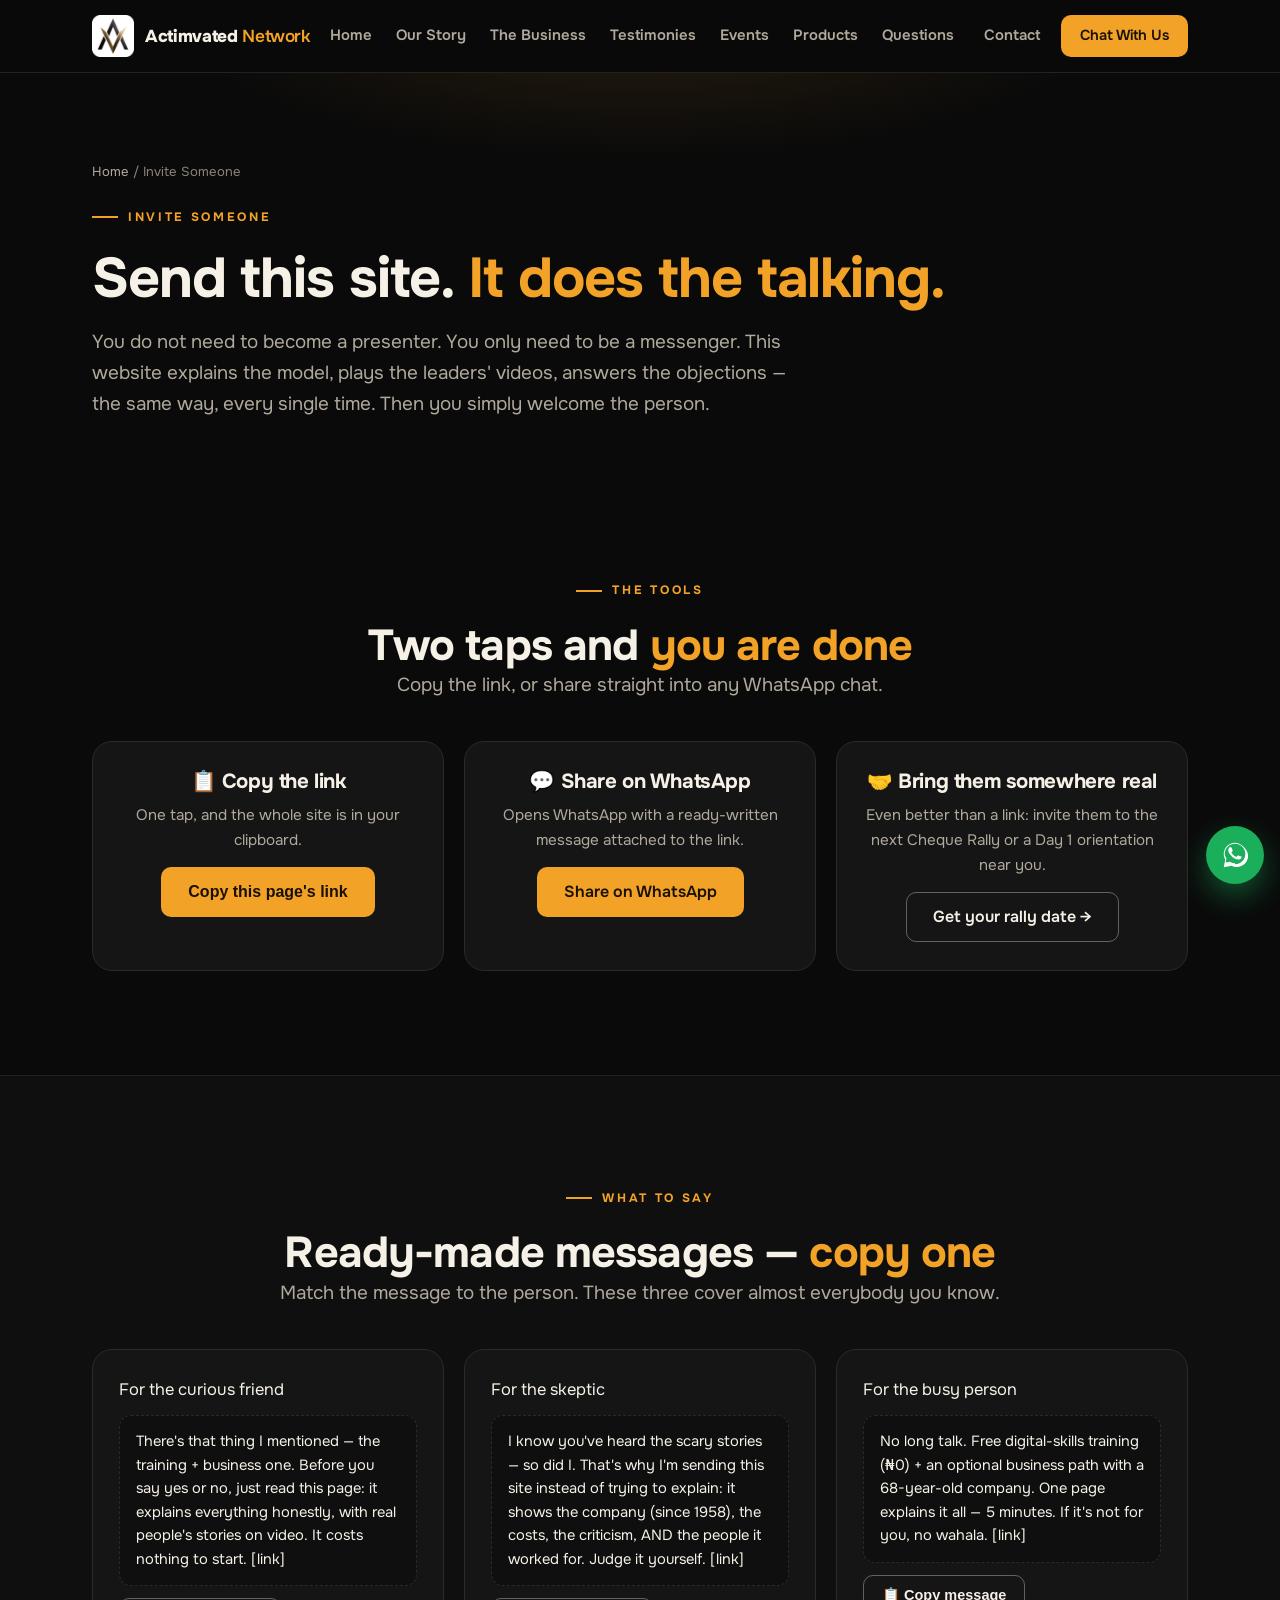
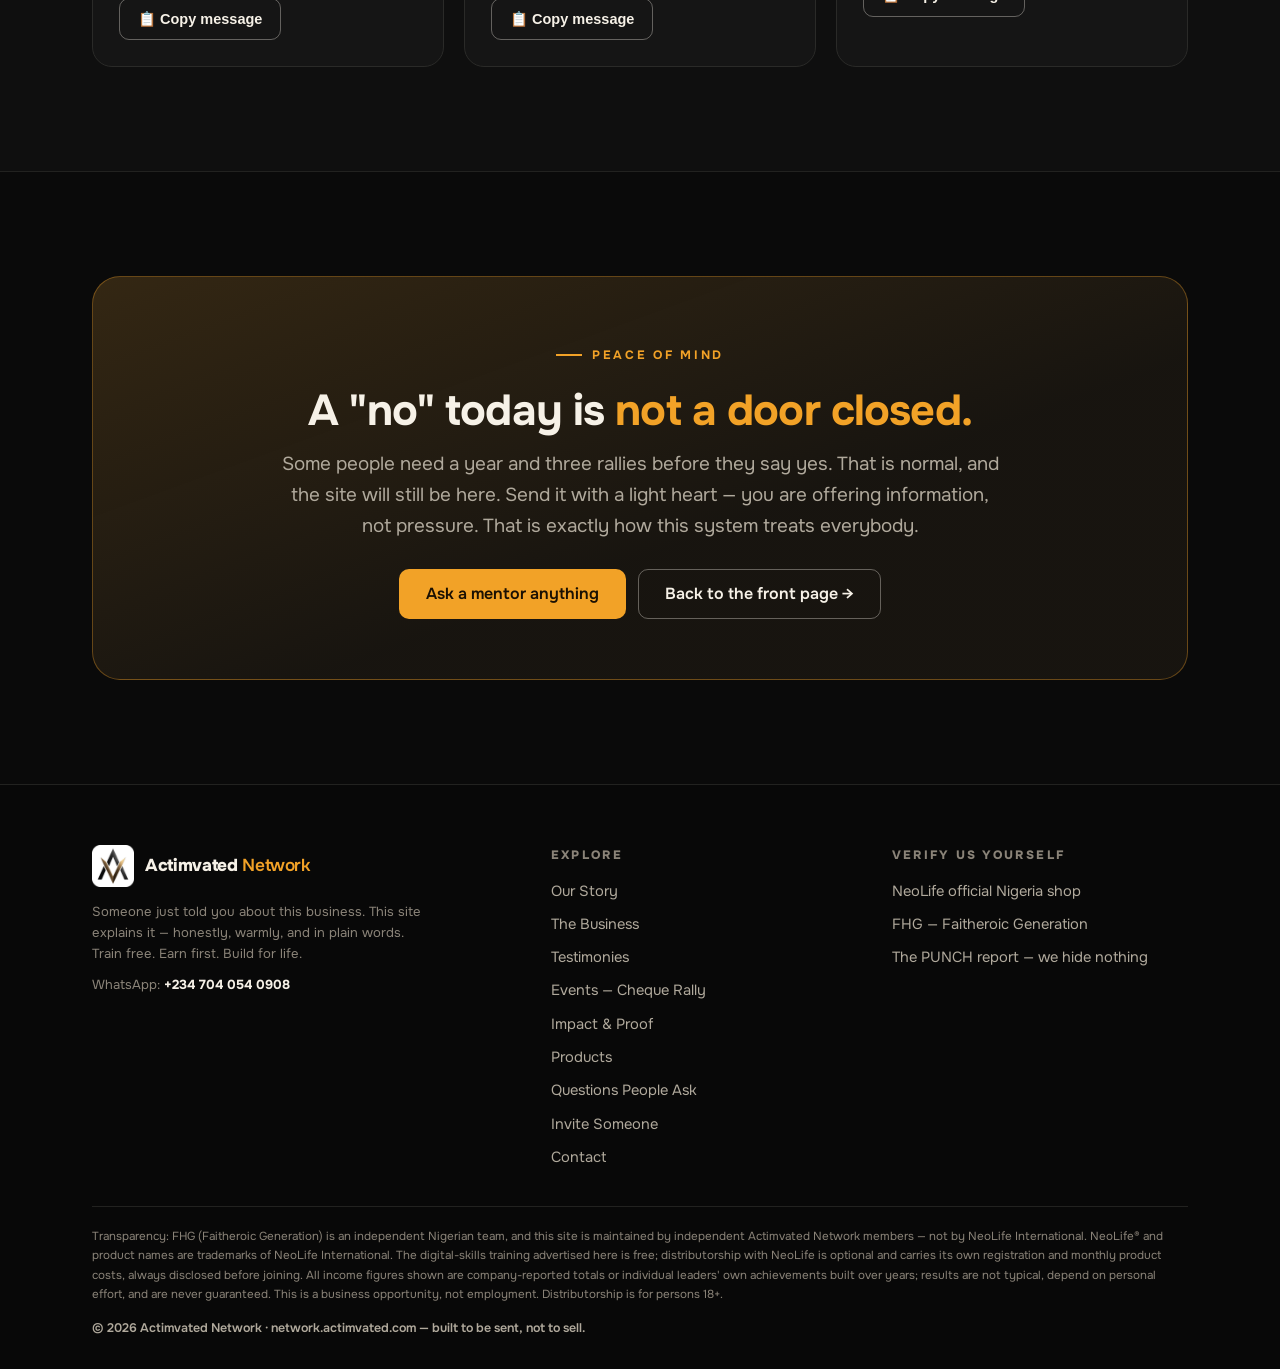
<file: invite.html>
<!doctype html>
<html lang="en">
<head>
<meta charset="utf-8">
<meta name="viewport" content="width=device-width, initial-scale=1">
<title>Invite Someone — Send This Site, It Does the Talking | Actimvated Network</title>
<meta name="description" content="Copy the link or share on WhatsApp with ready-made messages. You only need to be a messenger — the site does the presenting.">
<link rel="icon" type="image/png" href="assets/favicon-96.png">
<link rel="preconnect" href="https://fonts.googleapis.com">
<link rel="preconnect" href="https://fonts.gstatic.com" crossorigin>
<link href="https://fonts.googleapis.com/css2?family=Onest:wght@300;400;500;600;700;800;900&display=swap" rel="stylesheet">
<link rel="stylesheet" href="assets/style.css">
</head>
<body>

<header id="hdr">
  <div class="wrap bar">
    <a class="brand" href="index.html" aria-label="Actimvated Network — home">
      <img src="assets/logo.png" alt="Actimvated Network logo">
      <span class="name">Actimvated <span>Network</span></span>
    </a>
    <nav aria-label="Main">
      <a href="index.html" class="">Home</a>
      <a href="our-story.html" class="">Our Story</a>
      <a href="the-business.html" class="">The Business</a>
      <a href="testimonies.html" class="">Testimonies</a>
      <a href="events.html" class="">Events</a>
      <a href="products.html" class="">Products</a>
      <a href="faq.html" class="">Questions</a>
      <a href="contact.html" class="nav-cta ">Contact</a>
    </nav>
    <button id="burger" class="burger" aria-label="Open menu" aria-expanded="false"><span></span><span></span><span></span></button>
    <a class="btn btn-primary btn-sm bar-cta" href="contact.html">Chat With Us</a>
  </div>
  <nav id="mnav" class="m-nav" aria-label="Mobile">
    <a href="index.html" class="">Home</a>
    <a href="our-story.html" class="">Our Story</a>
    <a href="the-business.html" class="">The Business</a>
    <a href="testimonies.html" class="">Testimonies</a>
    <a href="events.html" class="">Events</a>
    <a href="impact.html" class="">Impact</a>
    <a href="products.html" class="">Products</a>
    <a href="faq.html" class="">Questions</a>
    <a href="invite.html" class="active">Invite Someone</a>
    <a href="contact.html" class="">Contact</a>
  </nav>
</header>

<main>

<div class="page-hero">
  <div class="wrap">
    <div class="breadcrumb"><a href="index.html">Home</a> / Invite Someone</div>
    <span class="sec-label">Invite Someone</span>
    <h1>Send this site. <span class="gold-i">It does the talking.</span></h1>
    <p class="lead">You do not need to become a presenter. You only need to be a messenger. This website explains the model, plays the leaders' videos, answers the objections — the same way, every single time. Then you simply welcome the person.</p>
  </div>
</div>

<section>
  <div class="wrap">
    <div class="center">
      <span class="sec-label">The tools</span>
      <h2>Two taps and <span class="gold-i">you are done</span></h2>
      <p class="lead">Copy the link, or share straight into any WhatsApp chat.</p>
    </div>
    <div class="grid g3">
      <div class="card reveal" style="text-align:center"><h3>📋 Copy the link</h3>
        <p style="margin-bottom:14px">One tap, and the whole site is in your clipboard.</p>
        <button class="btn btn-primary" data-copy="url" type="button">Copy this page's link</button>
      </div>
      <div class="card reveal" style="text-align:center"><h3>💬 Share on WhatsApp</h3>
        <p style="margin-bottom:14px">Opens WhatsApp with a ready-written message attached to the link.</p>
        <a class="btn btn-primary" id="waShare" href="#" target="_blank" rel="noopener">Share on WhatsApp</a>
      </div>
      <div class="card reveal" style="text-align:center"><h3>🤝 Bring them somewhere real</h3>
        <p style="margin-bottom:14px">Even better than a link: invite them to the next Cheque Rally or a Day 1 orientation near you.</p>
        <a class="btn btn-outline" href="events.html">Get your rally date →</a>
      </div>
    </div>
  </div>
</section>

<section class="band">
  <div class="wrap">
    <div class="center">
      <span class="sec-label">What to say</span>
      <h2>Ready-made messages — <span class="gold-i">copy one</span></h2>
      <p class="lead">Match the message to the person. These three cover almost everybody you know.</p>
    </div>
    <div class="grid g3">
      <div class="script-card reveal">
        <span class="tag">For the curious friend</span>
        <div class="msg">There's that thing I mentioned — the training + business one. Before you say yes or no, just read this page: it explains everything honestly, with real people's stories on video. It costs nothing to start. [link]</div>
        <button class="btn btn-outline btn-sm" data-copy="There's that thing I mentioned — the training + business one. Before you say yes or no, just read this page: it explains everything honestly, with real people's stories on video. It costs nothing to start. " type="button">📋 Copy message</button>
      </div>
      <div class="script-card reveal">
        <span class="tag">For the skeptic</span>
        <div class="msg">I know you've heard the scary stories — so did I. That's why I'm sending this site instead of trying to explain: it shows the company (since 1958), the costs, the criticism, AND the people it worked for. Judge it yourself. [link]</div>
        <button class="btn btn-outline btn-sm" data-copy="I know you've heard the scary stories — so did I. That's why I'm sending this site instead of trying to explain: it shows the company (since 1958), the costs, the criticism, AND the people it worked for. Judge it yourself. " type="button">📋 Copy message</button>
      </div>
      <div class="script-card reveal">
        <span class="tag">For the busy person</span>
        <div class="msg">No long talk. Free digital-skills training (₦0) + an optional business path with a 68-year-old company. One page explains it all — 5 minutes. If it's not for you, no wahala. [link]</div>
        <button class="btn btn-outline btn-sm" data-copy="No long talk. Free digital-skills training (₦0) + an optional business path with a 68-year-old company. One page explains it all — 5 minutes. If it's not for you, no wahala. " type="button">📋 Copy message</button>
      </div>
    </div>
  </div>
</section>

<section>
  <div class="wrap">
    <div class="final-band reveal">
      <span class="sec-label" style="justify-content:center;display:inline-flex">Peace of mind</span>
      <h2>A "no" today is <span class="gold-i">not a door closed.</span></h2>
      <p class="lead">Some people need a year and three rallies before they say yes. That is normal, and the site will still be here. Send it with a light heart — you are offering information, not pressure. That is exactly how this system treats everybody.</p>
      <div class="cta-row">
        <a class="btn btn-primary" href="https://wa.me/2347040540908?text=Hello!%20My%20name%20is%20____.%20I%20just%20shared%20the%20website%20with%20a%20friend%20and%20I%20have%20a%20question." target="_blank" rel="noopener">Ask a mentor anything</a>
        <a class="btn btn-outline" href="index.html">Back to the front page →</a>
      </div>
    </div>
  </div>
</section>

</main>

<footer>
  <div class="wrap">
    <div class="foot-grid">
      <div>
        <a class="brand" href="index.html">
          <img src="assets/logo.png" alt="Actimvated Network logo">
          <span class="name">Actimvated <span>Network</span></span>
        </a>
        <p class="small" style="max-width:340px;margin-top:14px">Someone just told you about this business. This site explains it — honestly, warmly, and in plain words. Train free. Earn first. Build for life.</p>
        <p class="small" style="margin-top:10px">WhatsApp: <b style="color:var(--ink)">+234 704 054 0908</b></p>
      </div>
      <div>
        <h4>Explore</h4>
        <ul>
          <li><a href="our-story.html">Our Story</a></li>
          <li><a href="the-business.html">The Business</a></li>
          <li><a href="testimonies.html">Testimonies</a></li>
          <li><a href="events.html">Events — Cheque Rally</a></li>
          <li><a href="impact.html">Impact &amp; Proof</a></li>
          <li><a href="products.html">Products</a></li>
          <li><a href="faq.html">Questions People Ask</a></li>
          <li><a href="invite.html">Invite Someone</a></li>
          <li><a href="contact.html">Contact</a></li>
        </ul>
      </div>
      <div>
        <h4>Verify us yourself</h4>
        <ul>
          <li><a href="https://shopneolife.com/CountryChooser/NG/en-NG" target="_blank" rel="noopener">NeoLife official Nigeria shop</a></li>
          <li><a href="https://faithheroicgeneration.com" target="_blank" rel="noopener">FHG — Faitheroic Generation</a></li>
          <li><a href="https://punchng.com/illusion-the-billionaire-scheme-driving-students-into-debt-prostitution/" target="_blank" rel="noopener">The PUNCH report — we hide nothing</a></li>
        </ul>
      </div>
    </div>
    <p class="disclaimer">Transparency: FHG (Faitheroic Generation) is an independent Nigerian team, and this site is maintained by independent Actimvated Network members — not by NeoLife International. NeoLife® and product names are trademarks of NeoLife International. The digital-skills training advertised here is free; distributorship with NeoLife is optional and carries its own registration and monthly product costs, always disclosed before joining. All income figures shown are company-reported totals or individual leaders' own achievements built over years; results are not typical, depend on personal effort, and are never guaranteed. This is a business opportunity, not employment. Distributorship is for persons 18+.</p>
    <p class="copyright">© <span id="yr">2026</span> Actimvated Network · network.actimvated.com — built to be sent, not to sell.</p>
  </div>
</footer>

<a class="fab" href="https://wa.me/2347040540908?text=Hello!%20My%20name%20is%20____.%20Someone%20just%20told%20me%20about%20this%20business%20and%20I%20want%20to%20understand%20it%20first." target="_blank" rel="noopener" aria-label="Chat with us on WhatsApp">
  <svg viewBox="0 0 32 32" aria-hidden="true"><path d="M16 3C9.4 3 4 8.4 4 15c0 2.1.6 4.1 1.6 5.9L4 29l8.3-1.5c1.7.9 3.6 1.4 5.7 1.4h.1c6.5 0 11.9-5.4 11.9-12S22.5 3 16 3zm0 21.9c-1.8 0-3.5-.5-5-1.4l-.4-.2-4.7.8 1-4.5-.3-.4C5.6 17.8 5 16.4 5 15c0-6.1 4.9-11 11-11s11 4.9 11 11-4.9 10.9-11 10.9zm6-7.5c-.3-.2-2-.9-2.3-1s-.5-.2-.8.2-.9 1-1.1 1.2-.4.2-.8-.1c-.3-.2-1.5-.6-2.8-1.8-1-.9-1.7-2-1.9-2.3s0-.5.2-.7c.2-.2.5-.6.7-.9.1-.2.2-.3.3-.5s0-.4 0-.6-.8-1.9-1.1-2.6c-.3-.6-.6-.6-.8-.6h-.7c-.2 0-.6.1-.9.4-.3.3-1.2 1.2-1.2 2.9s1.2 3.4 1.4 3.6c.2.2 2.5 3.8 6 5.3.8.4 1.5.6 2.1.7.8.2 1.6.2 2.2.1.7-.1 2-.8 2.3-1.6.3-.8.3-1.5.2-1.6 0-.1-.2-.2-.5-.3z"/></svg>
</a>
<script src="assets/main.js"></script>
</body>
</html>
</file>
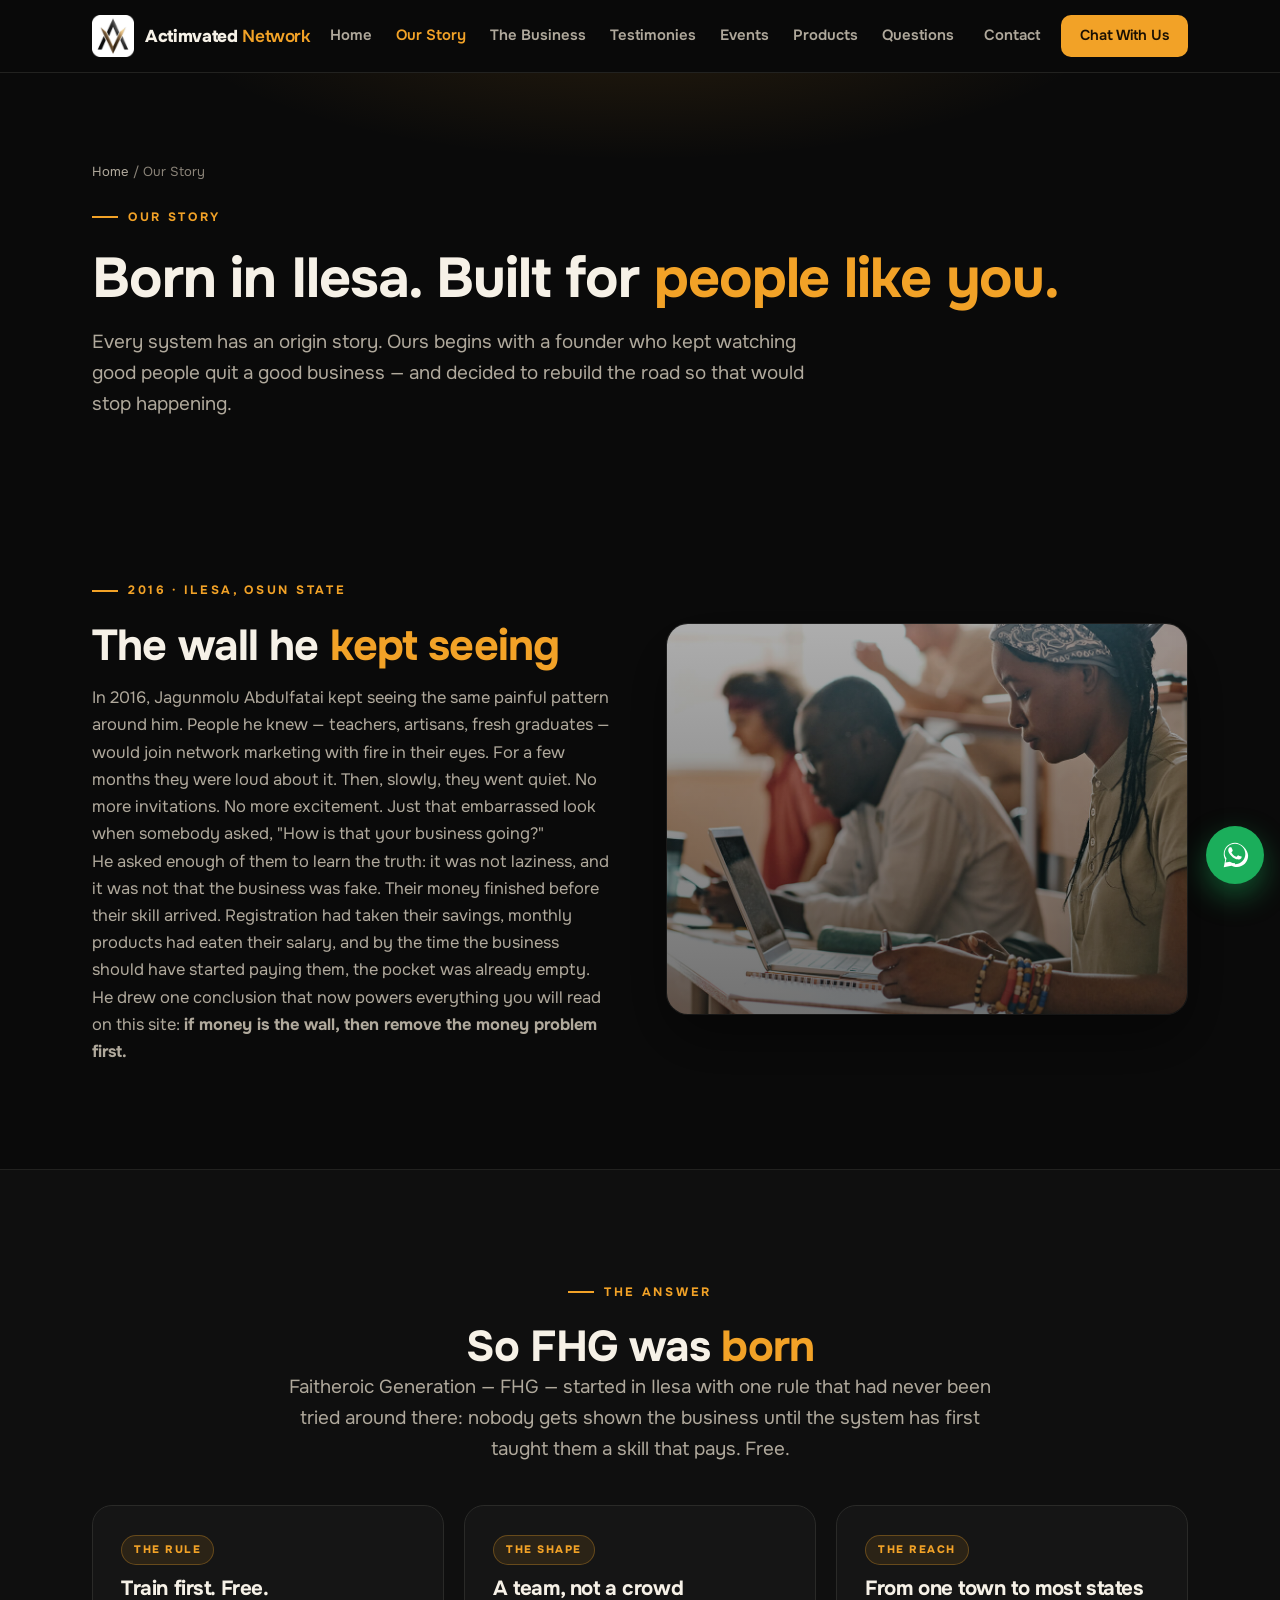
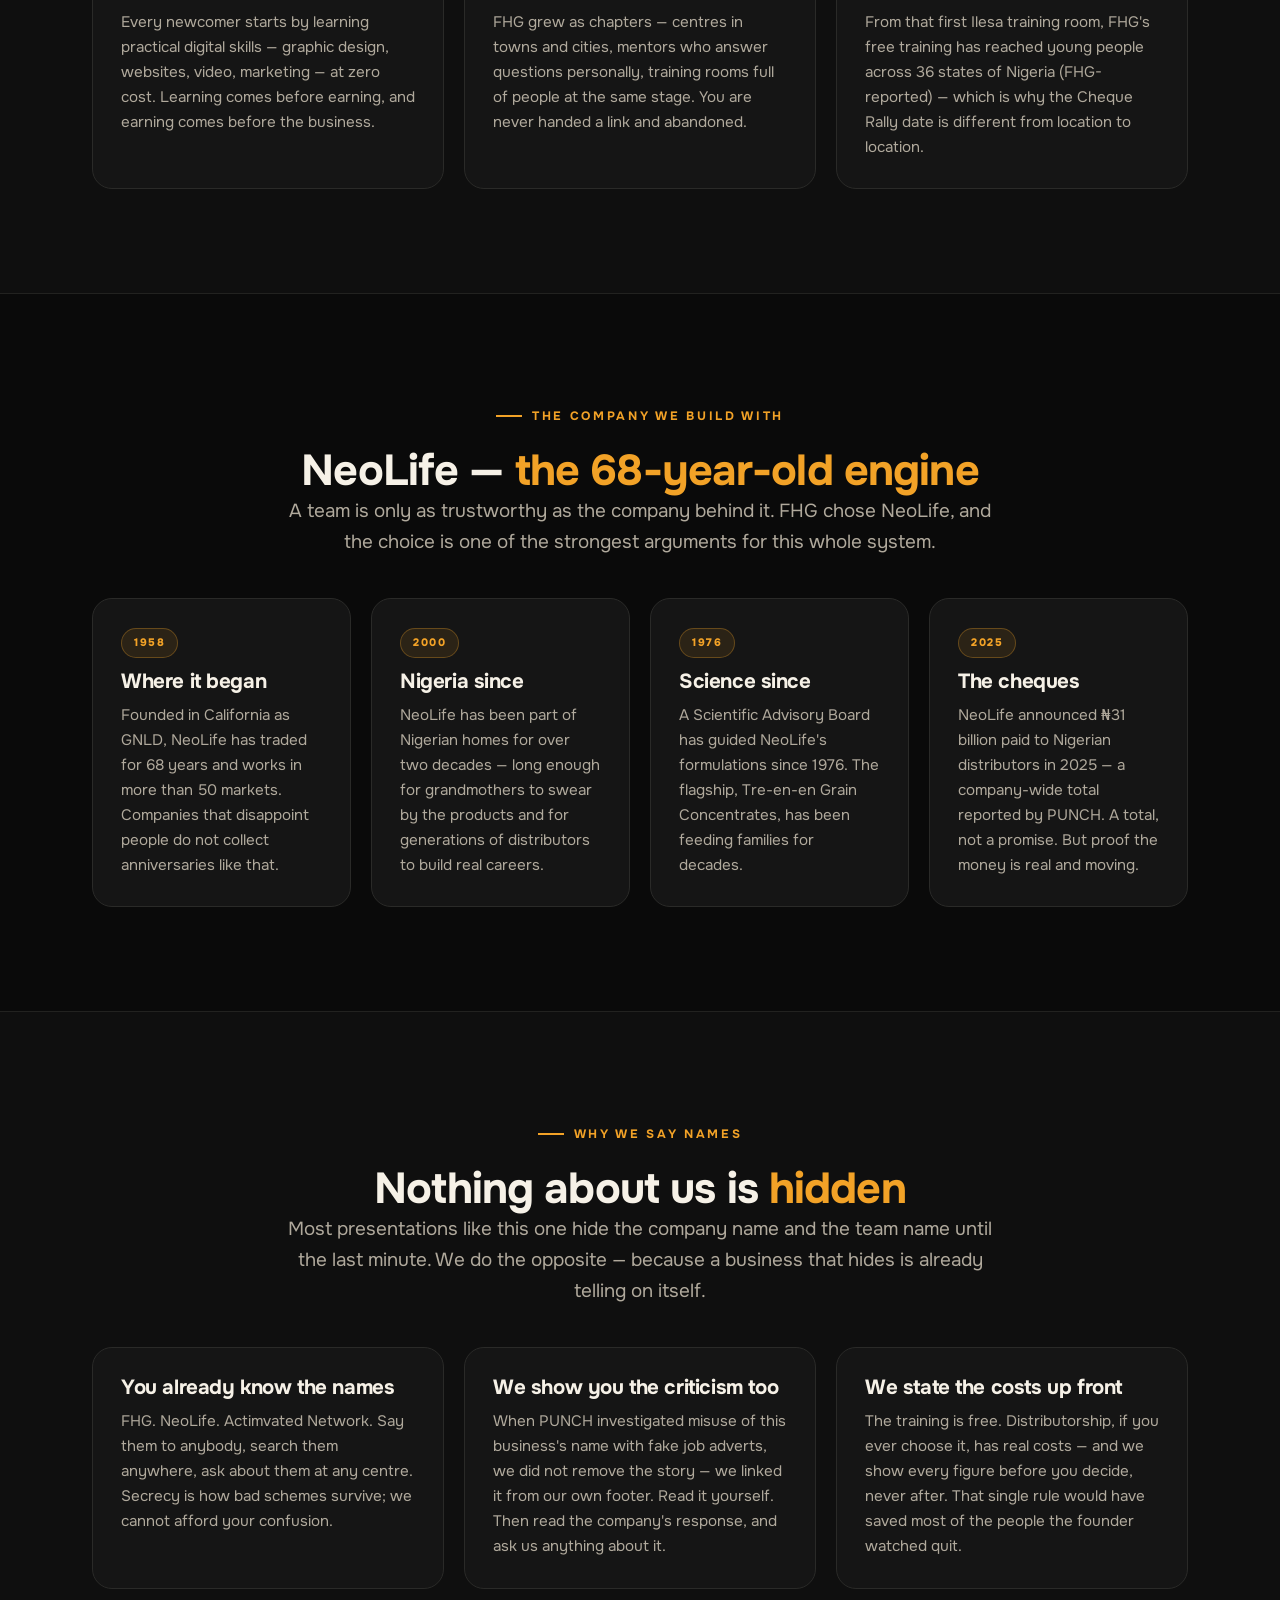
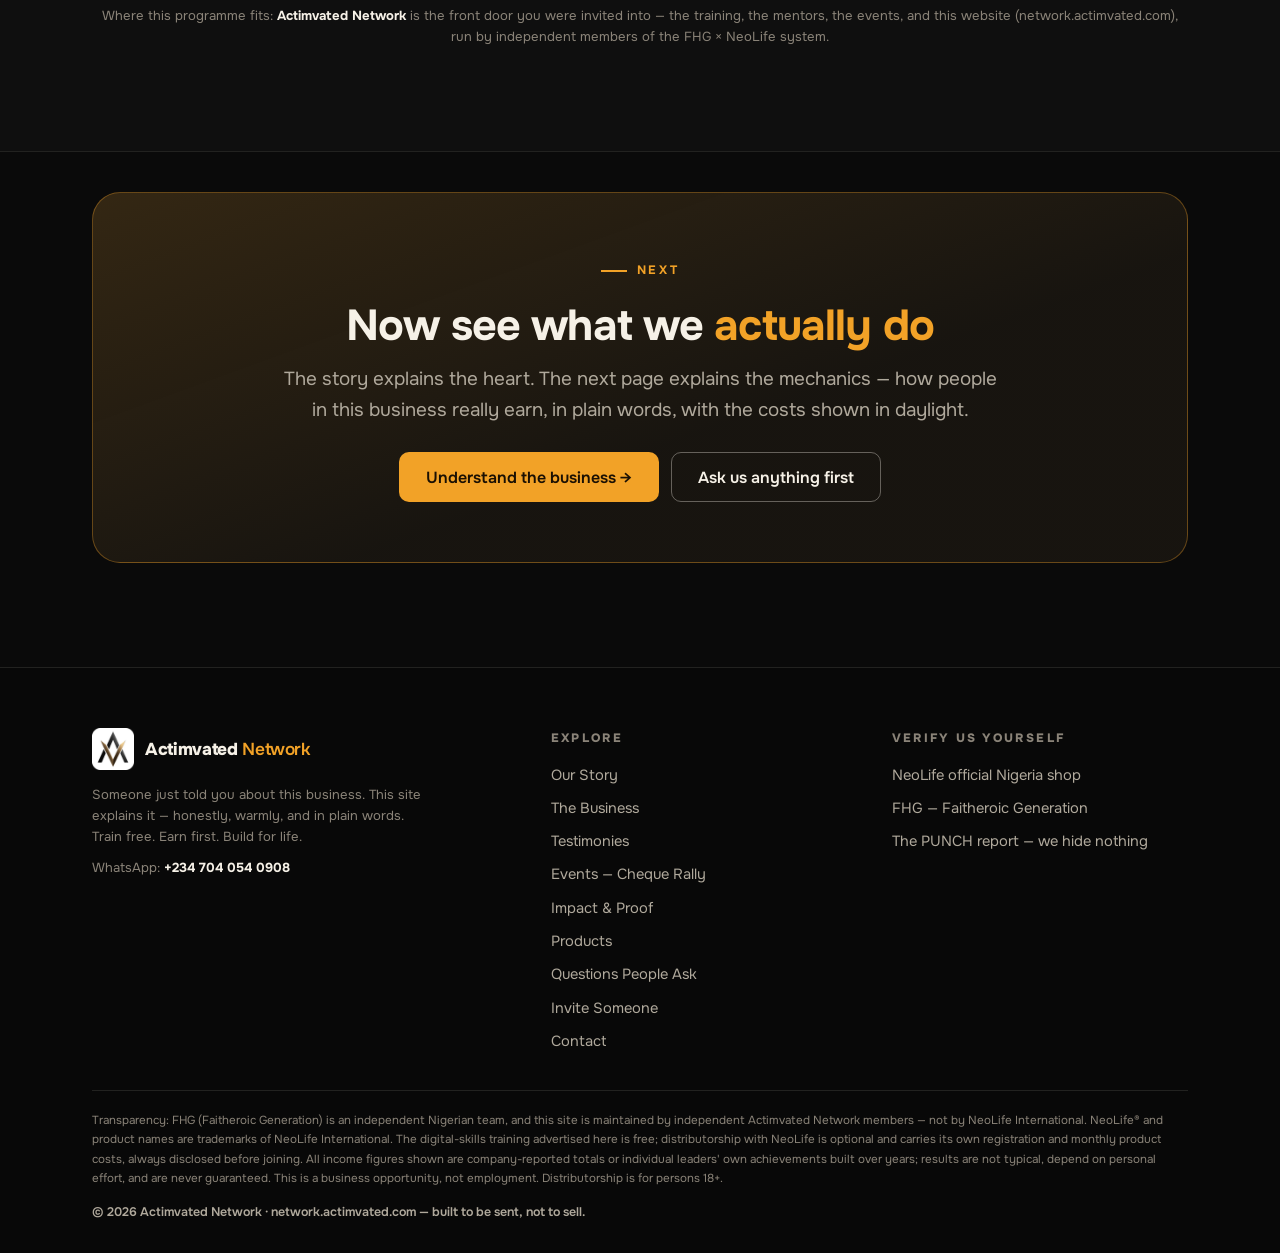
<file: our-story.html>
<!doctype html>
<html lang="en">
<head>
<meta charset="utf-8">
<meta name="viewport" content="width=device-width, initial-scale=1">
<title>Our Story — Born in Ilesa, Built for People Like You | Actimvated Network</title>
<meta name="description" content="How FHG (Faitheroic Generation) started in Ilesa in 2016, why the NeoLife partnership goes back to 1958, and why we say every name openly.">
<link rel="icon" type="image/png" href="assets/favicon-96.png">
<link rel="preconnect" href="https://fonts.googleapis.com">
<link rel="preconnect" href="https://fonts.gstatic.com" crossorigin>
<link href="https://fonts.googleapis.com/css2?family=Onest:wght@300;400;500;600;700;800;900&display=swap" rel="stylesheet">
<link rel="stylesheet" href="assets/style.css">
</head>
<body>

<header id="hdr">
  <div class="wrap bar">
    <a class="brand" href="index.html" aria-label="Actimvated Network — home">
      <img src="assets/logo.png" alt="Actimvated Network logo">
      <span class="name">Actimvated <span>Network</span></span>
    </a>
    <nav aria-label="Main">
      <a href="index.html" class="">Home</a>
      <a href="our-story.html" class="active">Our Story</a>
      <a href="the-business.html" class="">The Business</a>
      <a href="testimonies.html" class="">Testimonies</a>
      <a href="events.html" class="">Events</a>
      <a href="products.html" class="">Products</a>
      <a href="faq.html" class="">Questions</a>
      <a href="contact.html" class="nav-cta ">Contact</a>
    </nav>
    <button id="burger" class="burger" aria-label="Open menu" aria-expanded="false"><span></span><span></span><span></span></button>
    <a class="btn btn-primary btn-sm bar-cta" href="contact.html">Chat With Us</a>
  </div>
  <nav id="mnav" class="m-nav" aria-label="Mobile">
    <a href="index.html" class="">Home</a>
    <a href="our-story.html" class="active">Our Story</a>
    <a href="the-business.html" class="">The Business</a>
    <a href="testimonies.html" class="">Testimonies</a>
    <a href="events.html" class="">Events</a>
    <a href="impact.html" class="">Impact</a>
    <a href="products.html" class="">Products</a>
    <a href="faq.html" class="">Questions</a>
    <a href="invite.html" class="">Invite Someone</a>
    <a href="contact.html" class="">Contact</a>
  </nav>
</header>

<main>

<div class="page-hero">
  <div class="wrap">
    <div class="breadcrumb"><a href="index.html">Home</a> / Our Story</div>
    <span class="sec-label">Our Story</span>
    <h1>Born in Ilesa. Built for <span class="gold-i">people like you.</span></h1>
    <p class="lead">Every system has an origin story. Ours begins with a founder who kept watching good people quit a good business — and decided to rebuild the road so that would stop happening.</p>
  </div>
</div>

<section>
  <div class="wrap">
    <div class="split">
      <div class="reveal">
        <span class="sec-label">2016 · Ilesa, Osun State</span>
        <h2>The wall he <span class="gold-i">kept seeing</span></h2>
        <p>In 2016, Jagunmolu Abdulfatai kept seeing the same painful pattern around him. People he knew — teachers, artisans, fresh graduates — would join network marketing with fire in their eyes. For a few months they were loud about it. Then, slowly, they went quiet. No more invitations. No more excitement. Just that embarrassed look when somebody asked, "How is that your business going?"</p>
        <p>He asked enough of them to learn the truth: it was not laziness, and it was not that the business was fake. Their money finished before their skill arrived. Registration had taken their savings, monthly products had eaten their salary, and by the time the business should have started paying them, the pocket was already empty.</p>
        <p>He drew one conclusion that now powers everything you will read on this site: <b>if money is the wall, then remove the money problem first.</b></p>
      </div>
      <div class="art reveal">
        <img src="assets/img/community.jpg" alt="Members learning together in a bright training session">
      </div>
    </div>
  </div>
</section>

<section class="band">
  <div class="wrap">
    <div class="center">
      <span class="sec-label">The answer</span>
      <h2>So FHG was <span class="gold-i">born</span></h2>
      <p class="lead">Faitheroic Generation — FHG — started in Ilesa with one rule that had never been tried around there: nobody gets shown the business until the system has first taught them a skill that pays. Free.</p>
    </div>
    <div class="grid g3">
      <div class="card reveal"><span class="tag">The rule</span>
        <h3>Train first. Free.</h3>
        <p>Every newcomer starts by learning practical digital skills — graphic design, websites, video, marketing — at zero cost. Learning comes before earning, and earning comes before the business.</p>
      </div>
      <div class="card reveal"><span class="tag">The shape</span>
        <h3>A team, not a crowd</h3>
        <p>FHG grew as chapters — centres in towns and cities, mentors who answer questions personally, training rooms full of people at the same stage. You are never handed a link and abandoned.</p>
      </div>
      <div class="card reveal"><span class="tag">The reach</span>
        <h3>From one town to most states</h3>
        <p>From that first Ilesa training room, FHG's free training has reached young people across 36 states of Nigeria (FHG-reported) — which is why the Cheque Rally date is different from location to location.</p>
      </div>
    </div>
  </div>
</section>

<section>
  <div class="wrap">
    <div class="center">
      <span class="sec-label">The company we build with</span>
      <h2>NeoLife — <span class="gold-i">the 68-year-old engine</span></h2>
      <p class="lead">A team is only as trustworthy as the company behind it. FHG chose NeoLife, and the choice is one of the strongest arguments for this whole system.</p>
    </div>
    <div class="grid g4">
      <div class="card reveal"><span class="tag">1958</span>
        <h3>Where it began</h3>
        <p>Founded in California as GNLD, NeoLife has traded for 68 years and works in more than 50 markets. Companies that disappoint people do not collect anniversaries like that.</p>
      </div>
      <div class="card reveal"><span class="tag">2000</span>
        <h3>Nigeria since</h3>
        <p>NeoLife has been part of Nigerian homes for over two decades — long enough for grandmothers to swear by the products and for generations of distributors to build real careers.</p>
      </div>
      <div class="card reveal"><span class="tag">1976</span>
        <h3>Science since</h3>
        <p>A Scientific Advisory Board has guided NeoLife's formulations since 1976. The flagship, Tre-en-en Grain Concentrates, has been feeding families for decades.</p>
      </div>
      <div class="card reveal"><span class="tag">2025</span>
        <h3>The cheques</h3>
        <p>NeoLife announced ₦31 billion paid to Nigerian distributors in 2025 — a company-wide total reported by PUNCH. A total, not a promise. But proof the money is real and moving.</p>
      </div>
    </div>
  </div>
</section>

<section class="band">
  <div class="wrap">
    <div class="center">
      <span class="sec-label">Why we say names</span>
      <h2>Nothing about us is <span class="gold-i">hidden</span></h2>
      <p class="lead">Most presentations like this one hide the company name and the team name until the last minute. We do the opposite — because a business that hides is already telling on itself.</p>
    </div>
    <div class="grid g3">
      <div class="card reveal"><h3>You already know the names</h3><p>FHG. NeoLife. Actimvated Network. Say them to anybody, search them anywhere, ask about them at any centre. Secrecy is how bad schemes survive; we cannot afford your confusion.</p></div>
      <div class="card reveal"><h3>We show you the criticism too</h3><p>When PUNCH investigated misuse of this business's name with fake job adverts, we did not remove the story — we linked it from our own footer. Read it yourself. Then read the company's response, and ask us anything about it.</p></div>
      <div class="card reveal"><h3>We state the costs up front</h3><p>The training is free. Distributorship, if you ever choose it, has real costs — and we show every figure before you decide, never after. That single rule would have saved most of the people the founder watched quit.</p></div>
    </div>
    <p class="small center" style="margin-top:16px">Where this programme fits: <b style="color:var(--ink)">Actimvated Network</b> is the front door you were invited into — the training, the mentors, the events, and this website (network.actimvated.com), run by independent members of the FHG × NeoLife system.</p>
  </div>
</section>

<section style="padding-top:clamp(20px,4vw,40px)">
  <div class="wrap">
    <div class="final-band reveal">
      <span class="sec-label" style="justify-content:center;display:inline-flex">Next</span>
      <h2>Now see what we <span class="gold-i">actually do</span></h2>
      <p class="lead">The story explains the heart. The next page explains the mechanics — how people in this business really earn, in plain words, with the costs shown in daylight.</p>
      <div class="cta-row">
        <a class="btn btn-primary" href="the-business.html">Understand the business →</a>
        <a class="btn btn-outline" href="contact.html">Ask us anything first</a>
      </div>
    </div>
  </div>
</section>

</main>

<footer>
  <div class="wrap">
    <div class="foot-grid">
      <div>
        <a class="brand" href="index.html">
          <img src="assets/logo.png" alt="Actimvated Network logo">
          <span class="name">Actimvated <span>Network</span></span>
        </a>
        <p class="small" style="max-width:340px;margin-top:14px">Someone just told you about this business. This site explains it — honestly, warmly, and in plain words. Train free. Earn first. Build for life.</p>
        <p class="small" style="margin-top:10px">WhatsApp: <b style="color:var(--ink)">+234 704 054 0908</b></p>
      </div>
      <div>
        <h4>Explore</h4>
        <ul>
          <li><a href="our-story.html">Our Story</a></li>
          <li><a href="the-business.html">The Business</a></li>
          <li><a href="testimonies.html">Testimonies</a></li>
          <li><a href="events.html">Events — Cheque Rally</a></li>
          <li><a href="impact.html">Impact &amp; Proof</a></li>
          <li><a href="products.html">Products</a></li>
          <li><a href="faq.html">Questions People Ask</a></li>
          <li><a href="invite.html">Invite Someone</a></li>
          <li><a href="contact.html">Contact</a></li>
        </ul>
      </div>
      <div>
        <h4>Verify us yourself</h4>
        <ul>
          <li><a href="https://shopneolife.com/CountryChooser/NG/en-NG" target="_blank" rel="noopener">NeoLife official Nigeria shop</a></li>
          <li><a href="https://faithheroicgeneration.com" target="_blank" rel="noopener">FHG — Faitheroic Generation</a></li>
          <li><a href="https://punchng.com/illusion-the-billionaire-scheme-driving-students-into-debt-prostitution/" target="_blank" rel="noopener">The PUNCH report — we hide nothing</a></li>
        </ul>
      </div>
    </div>
    <p class="disclaimer">Transparency: FHG (Faitheroic Generation) is an independent Nigerian team, and this site is maintained by independent Actimvated Network members — not by NeoLife International. NeoLife® and product names are trademarks of NeoLife International. The digital-skills training advertised here is free; distributorship with NeoLife is optional and carries its own registration and monthly product costs, always disclosed before joining. All income figures shown are company-reported totals or individual leaders' own achievements built over years; results are not typical, depend on personal effort, and are never guaranteed. This is a business opportunity, not employment. Distributorship is for persons 18+.</p>
    <p class="copyright">© <span id="yr">2026</span> Actimvated Network · network.actimvated.com — built to be sent, not to sell.</p>
  </div>
</footer>

<a class="fab" href="https://wa.me/2347040540908?text=Hello!%20My%20name%20is%20____.%20Someone%20just%20told%20me%20about%20this%20business%20and%20I%20want%20to%20understand%20it%20first." target="_blank" rel="noopener" aria-label="Chat with us on WhatsApp">
  <svg viewBox="0 0 32 32" aria-hidden="true"><path d="M16 3C9.4 3 4 8.4 4 15c0 2.1.6 4.1 1.6 5.9L4 29l8.3-1.5c1.7.9 3.6 1.4 5.7 1.4h.1c6.5 0 11.9-5.4 11.9-12S22.5 3 16 3zm0 21.9c-1.8 0-3.5-.5-5-1.4l-.4-.2-4.7.8 1-4.5-.3-.4C5.6 17.8 5 16.4 5 15c0-6.1 4.9-11 11-11s11 4.9 11 11-4.9 10.9-11 10.9zm6-7.5c-.3-.2-2-.9-2.3-1s-.5-.2-.8.2-.9 1-1.1 1.2-.4.2-.8-.1c-.3-.2-1.5-.6-2.8-1.8-1-.9-1.7-2-1.9-2.3s0-.5.2-.7c.2-.2.5-.6.7-.9.1-.2.2-.3.3-.5s0-.4 0-.6-.8-1.9-1.1-2.6c-.3-.6-.6-.6-.8-.6h-.7c-.2 0-.6.1-.9.4-.3.3-1.2 1.2-1.2 2.9s1.2 3.4 1.4 3.6c.2.2 2.5 3.8 6 5.3.8.4 1.5.6 2.1.7.8.2 1.6.2 2.2.1.7-.1 2-.8 2.3-1.6.3-.8.3-1.5.2-1.6 0-.1-.2-.2-.5-.3z"/></svg>
</a>
<script src="assets/main.js"></script>
</body>
</html>
</file>
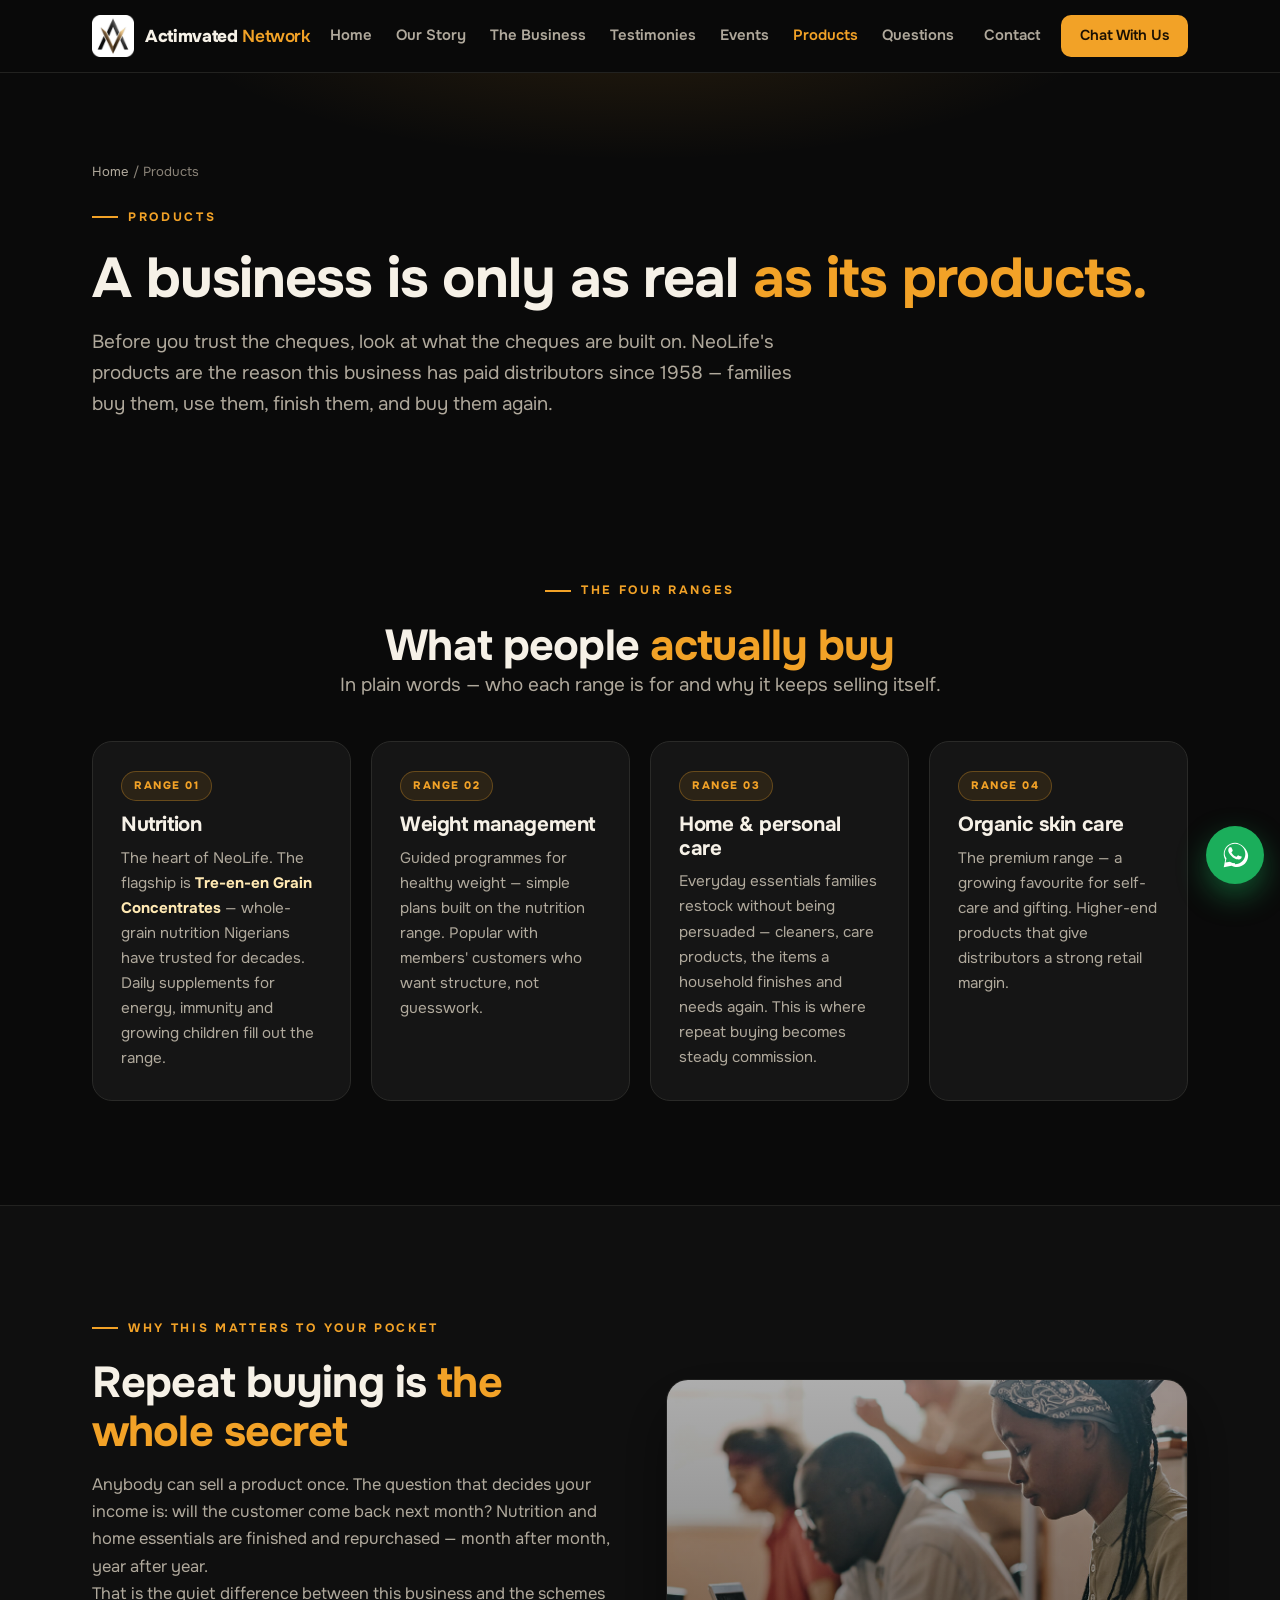
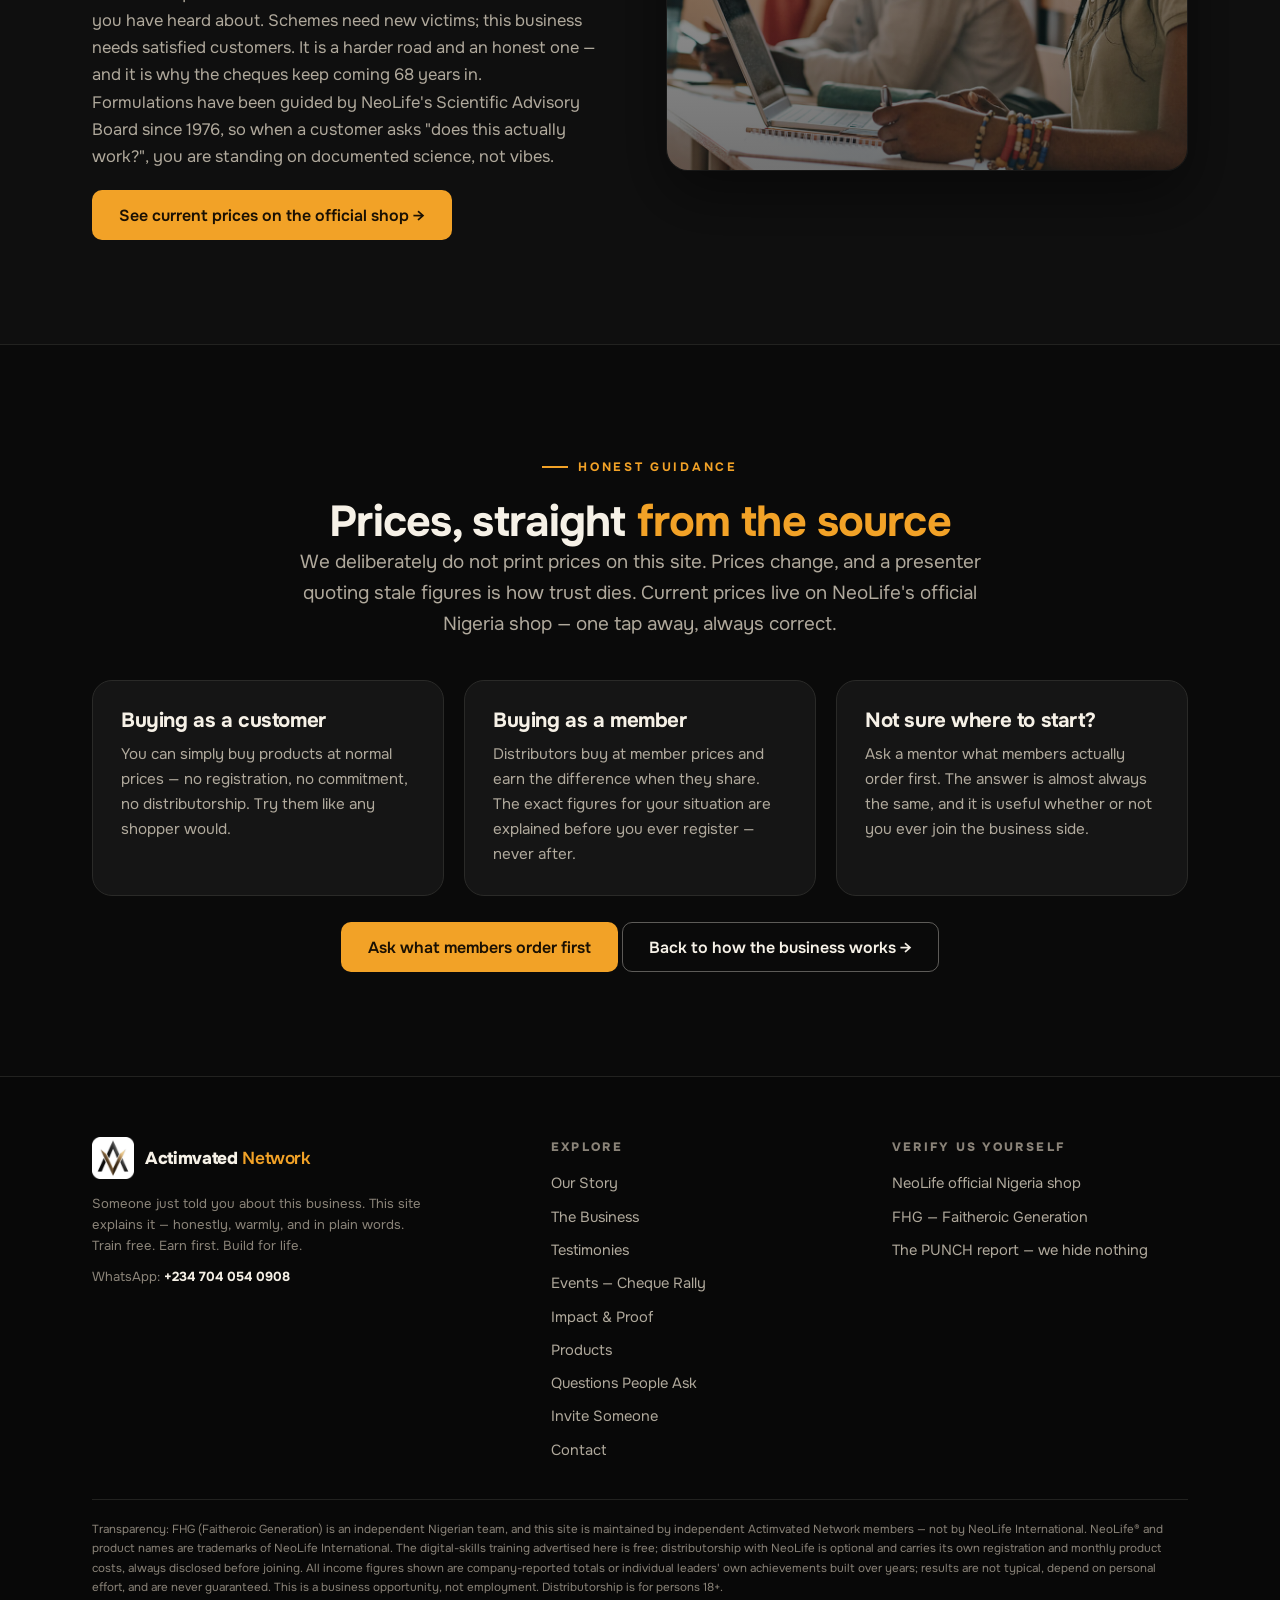
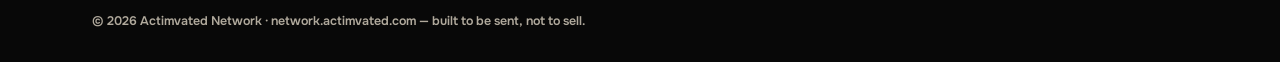
<file: products.html>
<!doctype html>
<html lang="en">
<head>
<meta charset="utf-8">
<meta name="viewport" content="width=device-width, initial-scale=1">
<title>Products — What the Cheques Are Built On | Actimvated Network</title>
<meta name="description" content="NeoLife's four ranges in plain words — Nutrition with Tre-en-en, weight management, home & personal care, organic skin care — and why repeat buying matters.">
<link rel="icon" type="image/png" href="assets/favicon-96.png">
<link rel="preconnect" href="https://fonts.googleapis.com">
<link rel="preconnect" href="https://fonts.gstatic.com" crossorigin>
<link href="https://fonts.googleapis.com/css2?family=Onest:wght@300;400;500;600;700;800;900&display=swap" rel="stylesheet">
<link rel="stylesheet" href="assets/style.css">
</head>
<body>

<header id="hdr">
  <div class="wrap bar">
    <a class="brand" href="index.html" aria-label="Actimvated Network — home">
      <img src="assets/logo.png" alt="Actimvated Network logo">
      <span class="name">Actimvated <span>Network</span></span>
    </a>
    <nav aria-label="Main">
      <a href="index.html" class="">Home</a>
      <a href="our-story.html" class="">Our Story</a>
      <a href="the-business.html" class="">The Business</a>
      <a href="testimonies.html" class="">Testimonies</a>
      <a href="events.html" class="">Events</a>
      <a href="products.html" class="active">Products</a>
      <a href="faq.html" class="">Questions</a>
      <a href="contact.html" class="nav-cta ">Contact</a>
    </nav>
    <button id="burger" class="burger" aria-label="Open menu" aria-expanded="false"><span></span><span></span><span></span></button>
    <a class="btn btn-primary btn-sm bar-cta" href="contact.html">Chat With Us</a>
  </div>
  <nav id="mnav" class="m-nav" aria-label="Mobile">
    <a href="index.html" class="">Home</a>
    <a href="our-story.html" class="">Our Story</a>
    <a href="the-business.html" class="">The Business</a>
    <a href="testimonies.html" class="">Testimonies</a>
    <a href="events.html" class="">Events</a>
    <a href="impact.html" class="">Impact</a>
    <a href="products.html" class="active">Products</a>
    <a href="faq.html" class="">Questions</a>
    <a href="invite.html" class="">Invite Someone</a>
    <a href="contact.html" class="">Contact</a>
  </nav>
</header>

<main>

<div class="page-hero">
  <div class="wrap">
    <div class="breadcrumb"><a href="index.html">Home</a> / Products</div>
    <span class="sec-label">Products</span>
    <h1>A business is only as real <span class="gold-i">as its products.</span></h1>
    <p class="lead">Before you trust the cheques, look at what the cheques are built on. NeoLife's products are the reason this business has paid distributors since 1958 — families buy them, use them, finish them, and buy them again.</p>
  </div>
</div>

<section>
  <div class="wrap">
    <div class="center">
      <span class="sec-label">The four ranges</span>
      <h2>What people <span class="gold-i">actually buy</span></h2>
      <p class="lead">In plain words — who each range is for and why it keeps selling itself.</p>
    </div>
    <div class="grid g4">
      <div class="card reveal"><span class="tag">Range 01</span>
        <h3>Nutrition</h3>
        <p>The heart of NeoLife. The flagship is <b style="color:var(--gold-pale)">Tre-en-en Grain Concentrates</b> — whole-grain nutrition Nigerians have trusted for decades. Daily supplements for energy, immunity and growing children fill out the range.</p>
      </div>
      <div class="card reveal"><span class="tag">Range 02</span>
        <h3>Weight management</h3>
        <p>Guided programmes for healthy weight — simple plans built on the nutrition range. Popular with members' customers who want structure, not guesswork.</p>
      </div>
      <div class="card reveal"><span class="tag">Range 03</span>
        <h3>Home &amp; personal care</h3>
        <p>Everyday essentials families restock without being persuaded — cleaners, care products, the items a household finishes and needs again. This is where repeat buying becomes steady commission.</p>
      </div>
      <div class="card reveal"><span class="tag">Range 04</span>
        <h3>Organic skin care</h3>
        <p>The premium range — a growing favourite for self-care and gifting. Higher-end products that give distributors a strong retail margin.</p>
      </div>
    </div>
  </div>
</section>

<section class="band">
  <div class="wrap">
    <div class="split">
      <div class="reveal">
        <span class="sec-label">Why this matters to your pocket</span>
        <h2>Repeat buying is <span class="gold-i">the whole secret</span></h2>
        <p>Anybody can sell a product once. The question that decides your income is: will the customer come back next month? Nutrition and home essentials are finished and repurchased — month after month, year after year.</p>
        <p>That is the quiet difference between this business and the schemes you have heard about. Schemes need new victims; this business needs satisfied customers. It is a harder road and an honest one — and it is why the cheques keep coming 68 years in.</p>
        <p>Formulations have been guided by NeoLife's Scientific Advisory Board since 1976, so when a customer asks "does this actually work?", you are standing on documented science, not vibes.</p>
        <a class="btn btn-primary" href="https://shopneolife.com/CountryChooser/NG/en-NG" target="_blank" rel="noopener">See current prices on the official shop →</a>
      </div>
      <div class="art reveal">
        <img src="assets/img/community.jpg" alt="Members learning together in a bright training session">
      </div>
    </div>
  </div>
</section>

<section>
  <div class="wrap">
    <div class="center">
      <span class="sec-label">Honest guidance</span>
      <h2>Prices, straight <span class="gold-i">from the source</span></h2>
      <p class="lead">We deliberately do not print prices on this site. Prices change, and a presenter quoting stale figures is how trust dies. Current prices live on NeoLife's official Nigeria shop — one tap away, always correct.</p>
    </div>
    <div class="grid g3">
      <div class="card reveal"><h3>Buying as a customer</h3><p>You can simply buy products at normal prices — no registration, no commitment, no distributorship. Try them like any shopper would.</p></div>
      <div class="card reveal"><h3>Buying as a member</h3><p>Distributors buy at member prices and earn the difference when they share. The exact figures for your situation are explained before you ever register — never after.</p></div>
      <div class="card reveal"><h3>Not sure where to start?</h3><p>Ask a mentor what members actually order first. The answer is almost always the same, and it is useful whether or not you ever join the business side.</p></div>
    </div>
    <div class="center" style="margin-top:26px">
      <a class="btn btn-primary" href="https://wa.me/2347040540908?text=Hello!%20My%20name%20is%20____.%20What%20do%20members%20usually%20order%20first%3F" target="_blank" rel="noopener">Ask what members order first</a>
      <a class="btn btn-outline" href="the-business.html" style="margin-left:0">Back to how the business works →</a>
    </div>
  </div>
</section>

</main>

<footer>
  <div class="wrap">
    <div class="foot-grid">
      <div>
        <a class="brand" href="index.html">
          <img src="assets/logo.png" alt="Actimvated Network logo">
          <span class="name">Actimvated <span>Network</span></span>
        </a>
        <p class="small" style="max-width:340px;margin-top:14px">Someone just told you about this business. This site explains it — honestly, warmly, and in plain words. Train free. Earn first. Build for life.</p>
        <p class="small" style="margin-top:10px">WhatsApp: <b style="color:var(--ink)">+234 704 054 0908</b></p>
      </div>
      <div>
        <h4>Explore</h4>
        <ul>
          <li><a href="our-story.html">Our Story</a></li>
          <li><a href="the-business.html">The Business</a></li>
          <li><a href="testimonies.html">Testimonies</a></li>
          <li><a href="events.html">Events — Cheque Rally</a></li>
          <li><a href="impact.html">Impact &amp; Proof</a></li>
          <li><a href="products.html">Products</a></li>
          <li><a href="faq.html">Questions People Ask</a></li>
          <li><a href="invite.html">Invite Someone</a></li>
          <li><a href="contact.html">Contact</a></li>
        </ul>
      </div>
      <div>
        <h4>Verify us yourself</h4>
        <ul>
          <li><a href="https://shopneolife.com/CountryChooser/NG/en-NG" target="_blank" rel="noopener">NeoLife official Nigeria shop</a></li>
          <li><a href="https://faithheroicgeneration.com" target="_blank" rel="noopener">FHG — Faitheroic Generation</a></li>
          <li><a href="https://punchng.com/illusion-the-billionaire-scheme-driving-students-into-debt-prostitution/" target="_blank" rel="noopener">The PUNCH report — we hide nothing</a></li>
        </ul>
      </div>
    </div>
    <p class="disclaimer">Transparency: FHG (Faitheroic Generation) is an independent Nigerian team, and this site is maintained by independent Actimvated Network members — not by NeoLife International. NeoLife® and product names are trademarks of NeoLife International. The digital-skills training advertised here is free; distributorship with NeoLife is optional and carries its own registration and monthly product costs, always disclosed before joining. All income figures shown are company-reported totals or individual leaders' own achievements built over years; results are not typical, depend on personal effort, and are never guaranteed. This is a business opportunity, not employment. Distributorship is for persons 18+.</p>
    <p class="copyright">© <span id="yr">2026</span> Actimvated Network · network.actimvated.com — built to be sent, not to sell.</p>
  </div>
</footer>

<a class="fab" href="https://wa.me/2347040540908?text=Hello!%20My%20name%20is%20____.%20Someone%20just%20told%20me%20about%20this%20business%20and%20I%20want%20to%20understand%20it%20first." target="_blank" rel="noopener" aria-label="Chat with us on WhatsApp">
  <svg viewBox="0 0 32 32" aria-hidden="true"><path d="M16 3C9.4 3 4 8.4 4 15c0 2.1.6 4.1 1.6 5.9L4 29l8.3-1.5c1.7.9 3.6 1.4 5.7 1.4h.1c6.5 0 11.9-5.4 11.9-12S22.5 3 16 3zm0 21.9c-1.8 0-3.5-.5-5-1.4l-.4-.2-4.7.8 1-4.5-.3-.4C5.6 17.8 5 16.4 5 15c0-6.1 4.9-11 11-11s11 4.9 11 11-4.9 10.9-11 10.9zm6-7.5c-.3-.2-2-.9-2.3-1s-.5-.2-.8.2-.9 1-1.1 1.2-.4.2-.8-.1c-.3-.2-1.5-.6-2.8-1.8-1-.9-1.7-2-1.9-2.3s0-.5.2-.7c.2-.2.5-.6.7-.9.1-.2.2-.3.3-.5s0-.4 0-.6-.8-1.9-1.1-2.6c-.3-.6-.6-.6-.8-.6h-.7c-.2 0-.6.1-.9.4-.3.3-1.2 1.2-1.2 2.9s1.2 3.4 1.4 3.6c.2.2 2.5 3.8 6 5.3.8.4 1.5.6 2.1.7.8.2 1.6.2 2.2.1.7-.1 2-.8 2.3-1.6.3-.8.3-1.5.2-1.6 0-.1-.2-.2-.5-.3z"/></svg>
</a>
<script src="assets/main.js"></script>
</body>
</html>
</file>
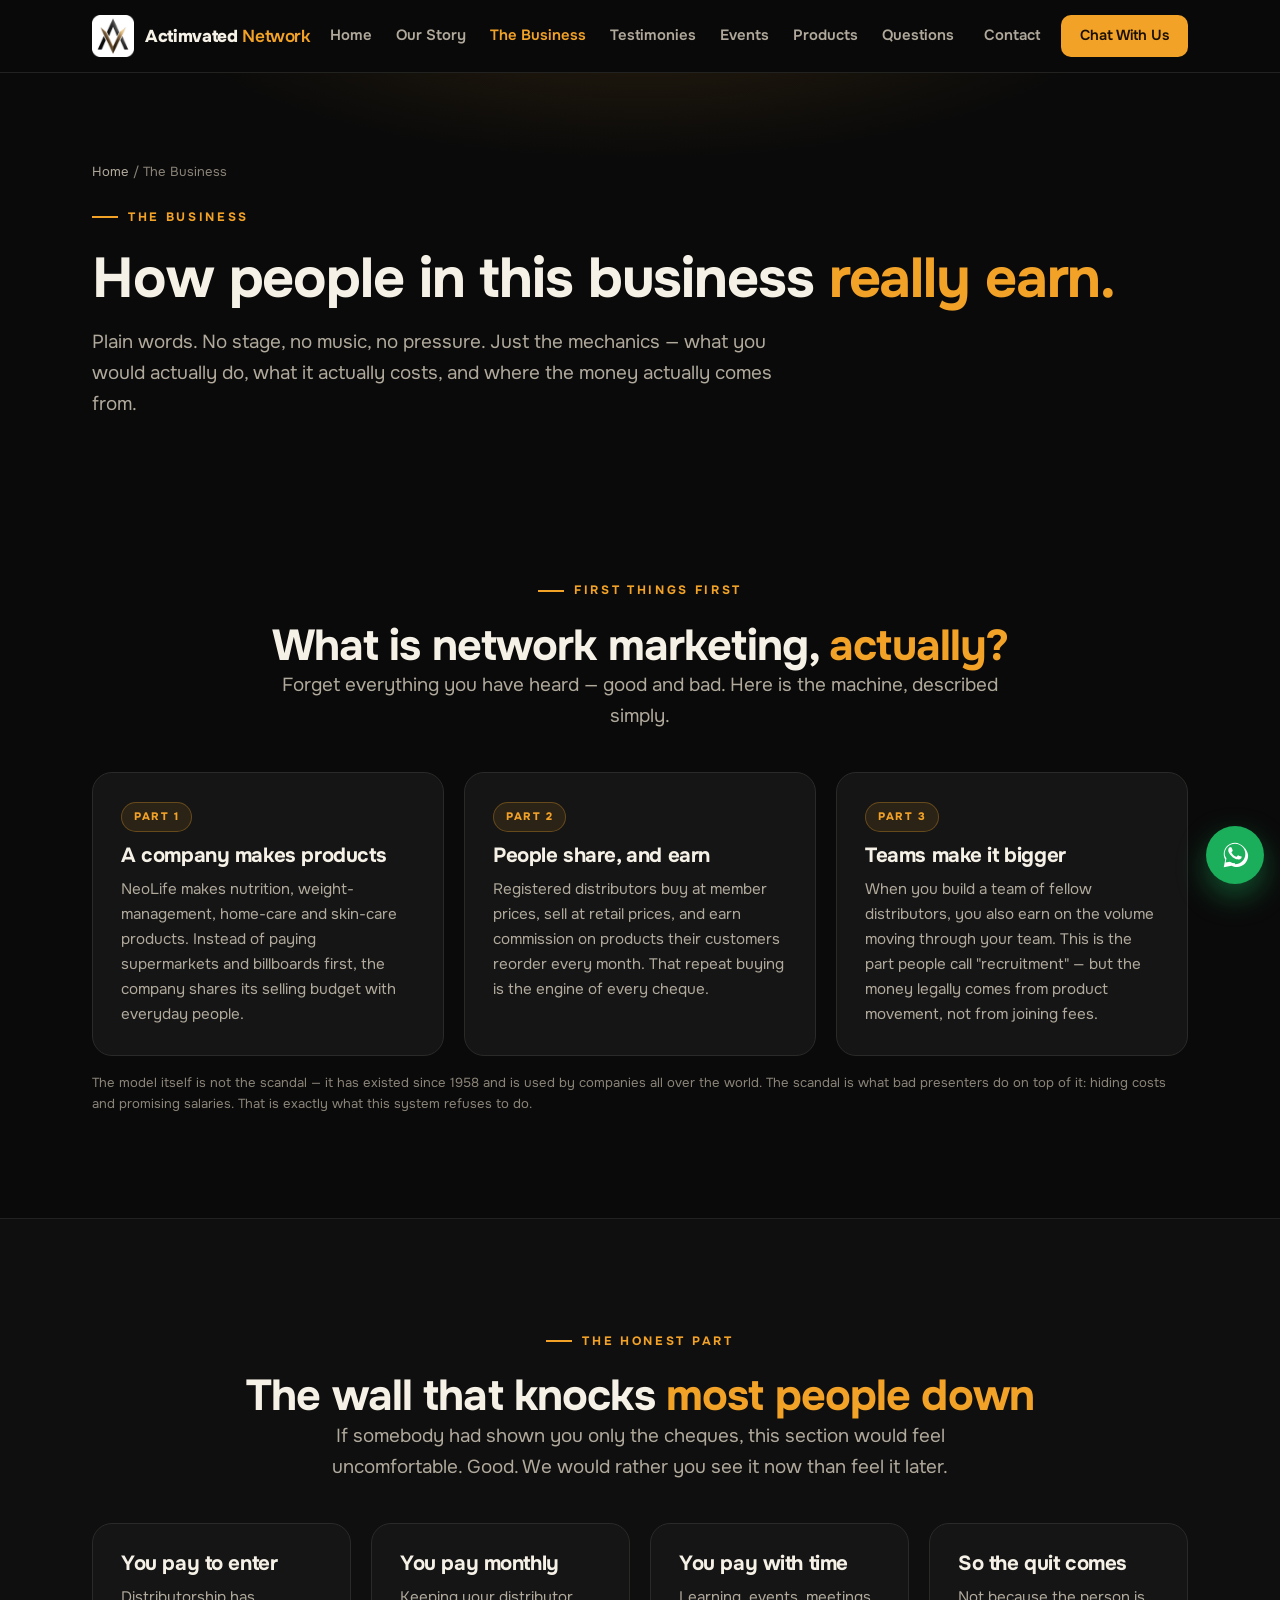
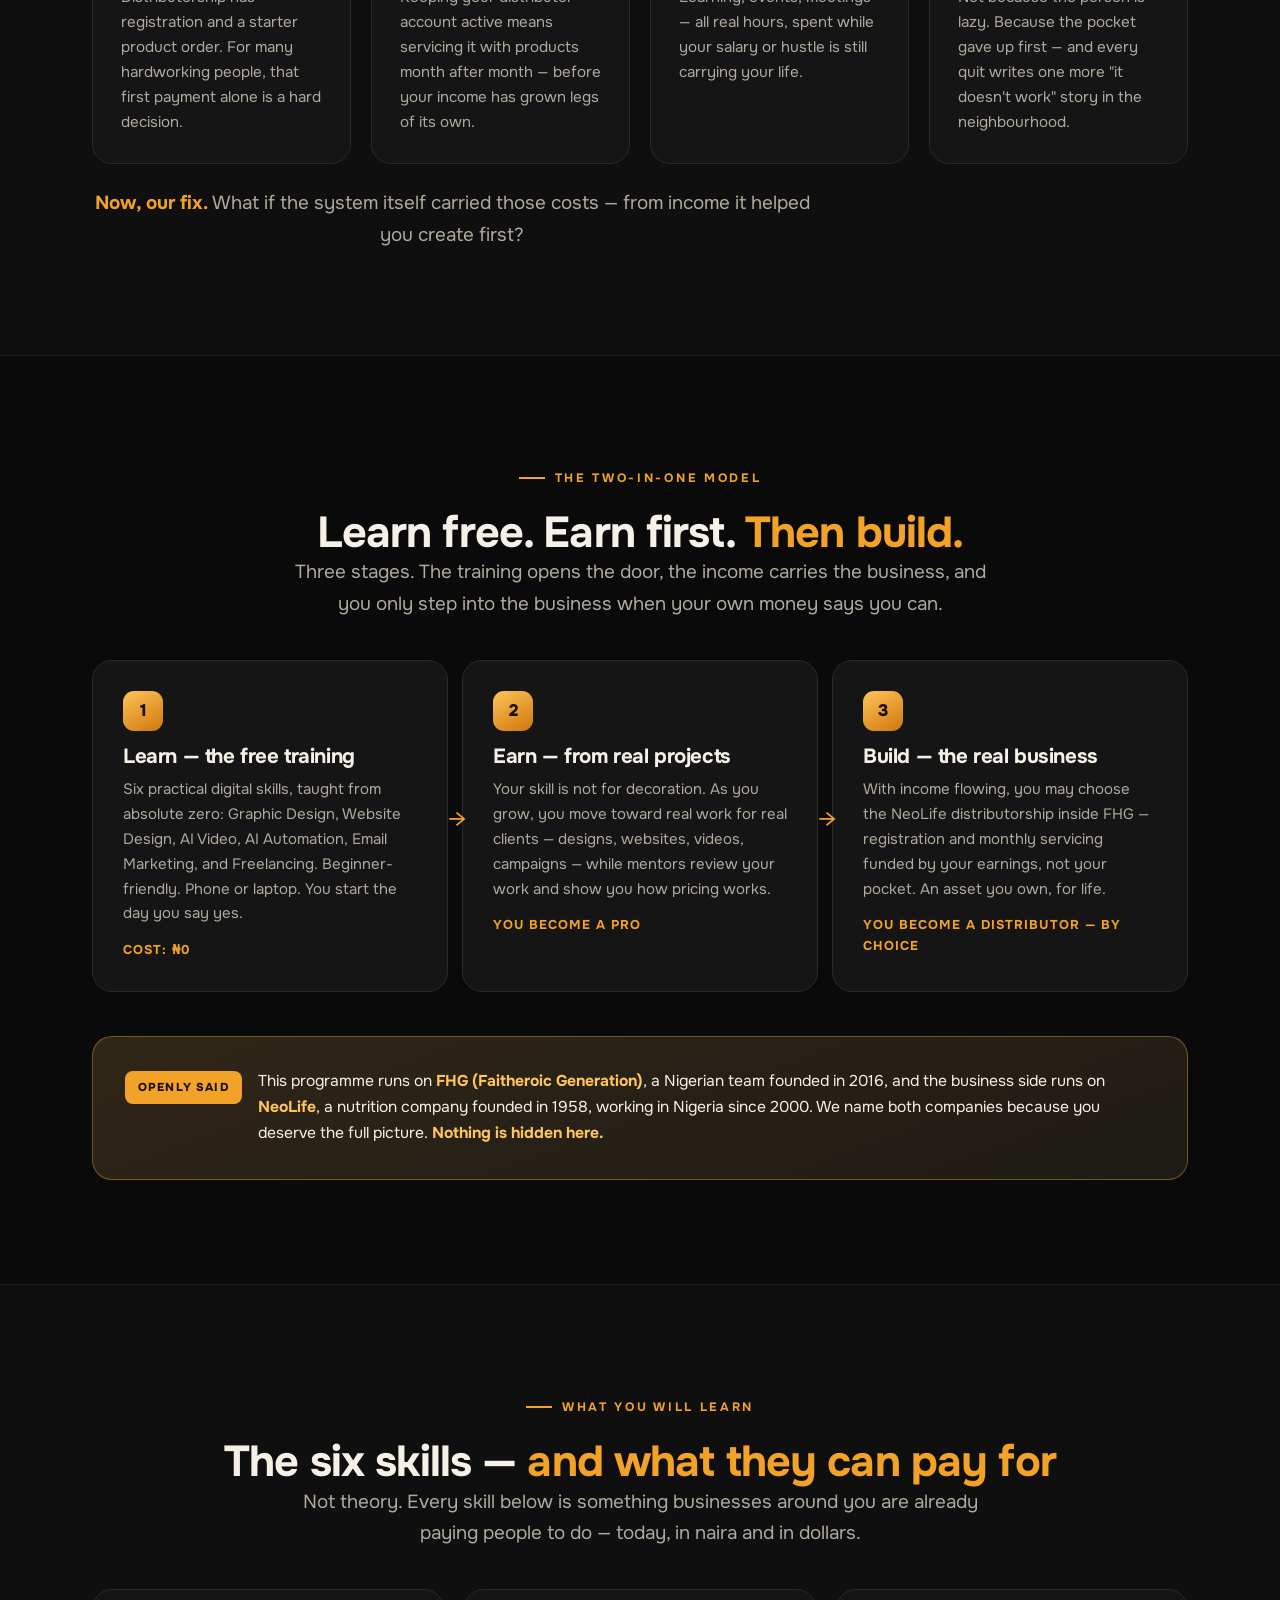
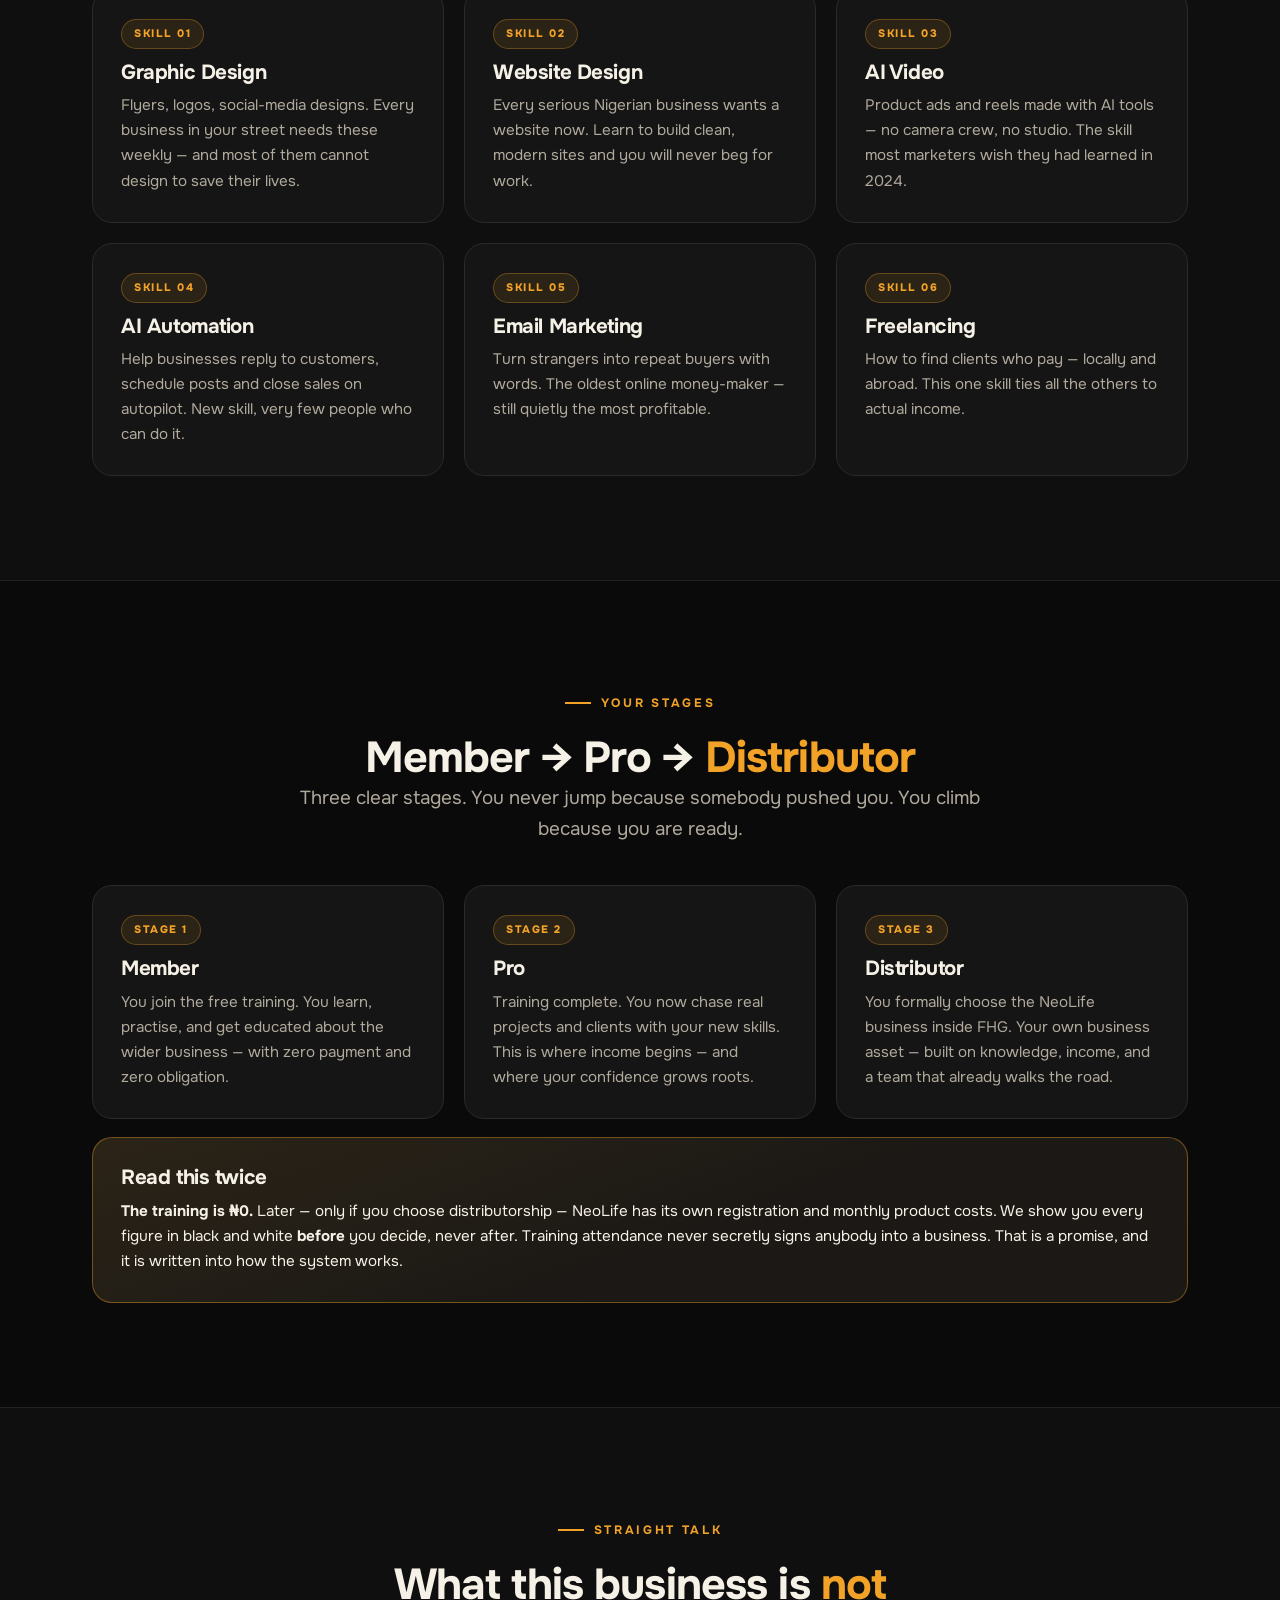
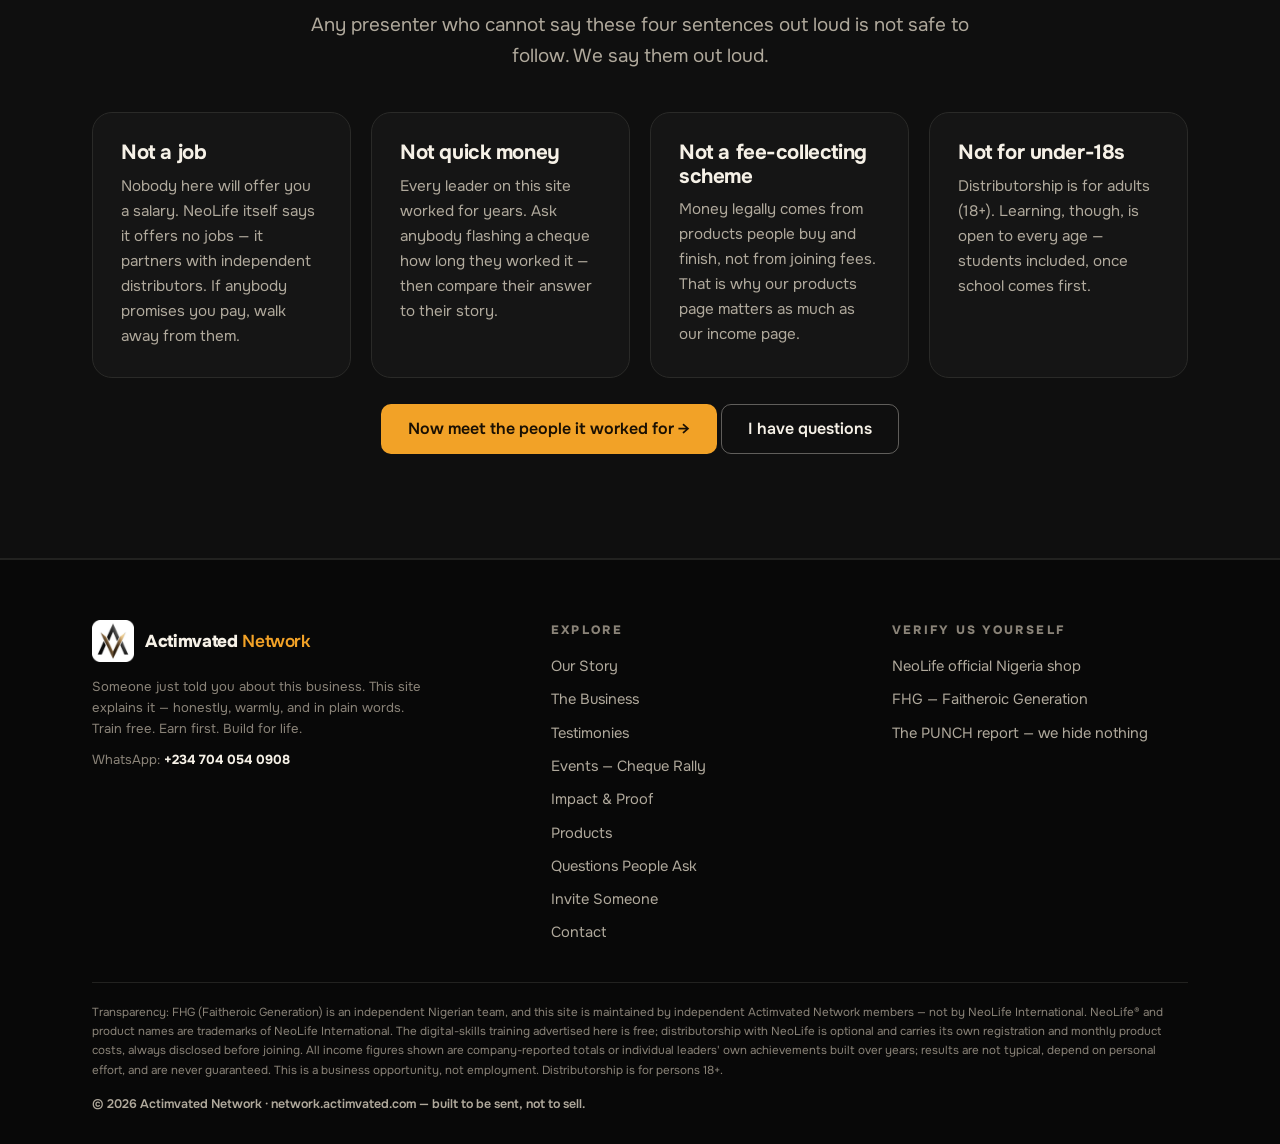
<file: the-business.html>
<!doctype html>
<html lang="en">
<head>
<meta charset="utf-8">
<meta name="viewport" content="width=device-width, initial-scale=1">
<title>The Business, Explained Honestly | Actimvated Network</title>
<meta name="description" content="What network marketing actually is, why most Nigerians quit, and how the two-in-one model (free training → earn → build) fixes it. Costs shown in daylight.">
<link rel="icon" type="image/png" href="assets/favicon-96.png">
<link rel="preconnect" href="https://fonts.googleapis.com">
<link rel="preconnect" href="https://fonts.gstatic.com" crossorigin>
<link href="https://fonts.googleapis.com/css2?family=Onest:wght@300;400;500;600;700;800;900&display=swap" rel="stylesheet">
<link rel="stylesheet" href="assets/style.css">
</head>
<body>

<header id="hdr">
  <div class="wrap bar">
    <a class="brand" href="index.html" aria-label="Actimvated Network — home">
      <img src="assets/logo.png" alt="Actimvated Network logo">
      <span class="name">Actimvated <span>Network</span></span>
    </a>
    <nav aria-label="Main">
      <a href="index.html" class="">Home</a>
      <a href="our-story.html" class="">Our Story</a>
      <a href="the-business.html" class="active">The Business</a>
      <a href="testimonies.html" class="">Testimonies</a>
      <a href="events.html" class="">Events</a>
      <a href="products.html" class="">Products</a>
      <a href="faq.html" class="">Questions</a>
      <a href="contact.html" class="nav-cta ">Contact</a>
    </nav>
    <button id="burger" class="burger" aria-label="Open menu" aria-expanded="false"><span></span><span></span><span></span></button>
    <a class="btn btn-primary btn-sm bar-cta" href="contact.html">Chat With Us</a>
  </div>
  <nav id="mnav" class="m-nav" aria-label="Mobile">
    <a href="index.html" class="">Home</a>
    <a href="our-story.html" class="">Our Story</a>
    <a href="the-business.html" class="active">The Business</a>
    <a href="testimonies.html" class="">Testimonies</a>
    <a href="events.html" class="">Events</a>
    <a href="impact.html" class="">Impact</a>
    <a href="products.html" class="">Products</a>
    <a href="faq.html" class="">Questions</a>
    <a href="invite.html" class="">Invite Someone</a>
    <a href="contact.html" class="">Contact</a>
  </nav>
</header>

<main>

<div class="page-hero">
  <div class="wrap">
    <div class="breadcrumb"><a href="index.html">Home</a> / The Business</div>
    <span class="sec-label">The Business</span>
    <h1>How people in this business <span class="gold-i">really earn.</span></h1>
    <p class="lead">Plain words. No stage, no music, no pressure. Just the mechanics — what you would actually do, what it actually costs, and where the money actually comes from.</p>
  </div>
</div>

<section>
  <div class="wrap">
    <div class="center">
      <span class="sec-label">First things first</span>
      <h2>What is network marketing, <span class="gold-i">actually?</span></h2>
      <p class="lead">Forget everything you have heard — good and bad. Here is the machine, described simply.</p>
    </div>
    <div class="grid g3">
      <div class="card reveal"><span class="tag">Part 1</span>
        <h3>A company makes products</h3>
        <p>NeoLife makes nutrition, weight-management, home-care and skin-care products. Instead of paying supermarkets and billboards first, the company shares its selling budget with everyday people.</p>
      </div>
      <div class="card reveal"><span class="tag">Part 2</span>
        <h3>People share, and earn</h3>
        <p>Registered distributors buy at member prices, sell at retail prices, and earn commission on products their customers reorder every month. That repeat buying is the engine of every cheque.</p>
      </div>
      <div class="card reveal"><span class="tag">Part 3</span>
        <h3>Teams make it bigger</h3>
        <p>When you build a team of fellow distributors, you also earn on the volume moving through your team. This is the part people call "recruitment" — but the money legally comes from product movement, not from joining fees.</p>
      </div>
    </div>
    <p class="small" style="margin-top:16px">The model itself is not the scandal — it has existed since 1958 and is used by companies all over the world. The scandal is what bad presenters do on top of it: hiding costs and promising salaries. That is exactly what this system refuses to do.</p>
  </div>
</section>

<section class="band">
  <div class="wrap">
    <div class="center">
      <span class="sec-label">The honest part</span>
      <h2>The wall that knocks <span class="gold-i">most people down</span></h2>
      <p class="lead">If somebody had shown you only the cheques, this section would feel uncomfortable. Good. We would rather you see it now than feel it later.</p>
    </div>
    <div class="grid g4">
      <div class="card reveal"><h3>You pay to enter</h3><p>Distributorship has registration and a starter product order. For many hardworking people, that first payment alone is a hard decision.</p></div>
      <div class="card reveal"><h3>You pay monthly</h3><p>Keeping your distributor account active means servicing it with products month after month — before your income has grown legs of its own.</p></div>
      <div class="card reveal"><h3>You pay with time</h3><p>Learning, events, meetings — all real hours, spent while your salary or hustle is still carrying your life.</p></div>
      <div class="card reveal"><h3>So the quit comes</h3><p>Not because the person is lazy. Because the pocket gave up first — and every quit writes one more "it doesn't work" story in the neighbourhood.</p></div>
    </div>
    <p class="center lead" style="margin-top:24px"><b style="color:var(--gold)">Now, our fix.</b> What if the system itself carried those costs — from income it helped you create first?</p>
  </div>
</section>

<section>
  <div class="wrap">
    <div class="center">
      <span class="sec-label">The two-in-one model</span>
      <h2>Learn free. Earn first. <span class="gold-i">Then build.</span></h2>
      <p class="lead">Three stages. The training opens the door, the income carries the business, and you only step into the business when your own money says you can.</p>
    </div>
    <div class="steps">
      <div class="step reveal"><span class="num">1</span>
        <h3>Learn — the free training</h3>
        <p>Six practical digital skills, taught from absolute zero: Graphic Design, Website Design, AI Video, AI Automation, Email Marketing, and Freelancing. Beginner-friendly. Phone or laptop. You start the day you say yes.</p>
        <div class="foot">Cost: ₦0</div>
      </div>
      <div class="step reveal"><span class="num">2</span>
        <h3>Earn — from real projects</h3>
        <p>Your skill is not for decoration. As you grow, you move toward real work for real clients — designs, websites, videos, campaigns — while mentors review your work and show you how pricing works.</p>
        <div class="foot">You become a Pro</div>
      </div>
      <div class="step reveal"><span class="num">3</span>
        <h3>Build — the real business</h3>
        <p>With income flowing, you may choose the NeoLife distributorship inside FHG — registration and monthly servicing funded by your earnings, not your pocket. An asset you own, for life.</p>
        <div class="foot">You become a Distributor — by choice</div>
      </div>
    </div>
    <div class="open-bar reveal">
      <span class="tag">Openly said</span>
      <p>This programme runs on <b>FHG (Faitheroic Generation)</b>, a Nigerian team founded in 2016, and the business side runs on <b>NeoLife</b>, a nutrition company founded in 1958, working in Nigeria since 2000. We name both companies because you deserve the full picture. <b>Nothing is hidden here.</b></p>
    </div>
  </div>
</section>

<section class="band">
  <div class="wrap">
    <div class="center">
      <span class="sec-label">What you will learn</span>
      <h2>The six skills — <span class="gold-i">and what they can pay for</span></h2>
      <p class="lead">Not theory. Every skill below is something businesses around you are already paying people to do — today, in naira and in dollars.</p>
    </div>
    <div class="grid g3">
      <div class="card reveal"><span class="tag">Skill 01</span><h3>Graphic Design</h3><p>Flyers, logos, social-media designs. Every business in your street needs these weekly — and most of them cannot design to save their lives.</p></div>
      <div class="card reveal"><span class="tag">Skill 02</span><h3>Website Design</h3><p>Every serious Nigerian business wants a website now. Learn to build clean, modern sites and you will never beg for work.</p></div>
      <div class="card reveal"><span class="tag">Skill 03</span><h3>AI Video</h3><p>Product ads and reels made with AI tools — no camera crew, no studio. The skill most marketers wish they had learned in 2024.</p></div>
      <div class="card reveal"><span class="tag">Skill 04</span><h3>AI Automation</h3><p>Help businesses reply to customers, schedule posts and close sales on autopilot. New skill, very few people who can do it.</p></div>
      <div class="card reveal"><span class="tag">Skill 05</span><h3>Email Marketing</h3><p>Turn strangers into repeat buyers with words. The oldest online money-maker — still quietly the most profitable.</p></div>
      <div class="card reveal"><span class="tag">Skill 06</span><h3>Freelancing</h3><p>How to find clients who pay — locally and abroad. This one skill ties all the others to actual income.</p></div>
    </div>
  </div>
</section>

<section>
  <div class="wrap">
    <div class="center">
      <span class="sec-label">Your stages</span>
      <h2>Member → Pro → <span class="gold-i">Distributor</span></h2>
      <p class="lead">Three clear stages. You never jump because somebody pushed you. You climb because you are ready.</p>
    </div>
    <div class="grid g3">
      <div class="card reveal"><span class="tag">Stage 1</span><h3>Member</h3><p>You join the free training. You learn, practise, and get educated about the wider business — with zero payment and zero obligation.</p></div>
      <div class="card reveal"><span class="tag">Stage 2</span><h3>Pro</h3><p>Training complete. You now chase real projects and clients with your new skills. This is where income begins — and where your confidence grows roots.</p></div>
      <div class="card reveal"><span class="tag">Stage 3</span><h3>Distributor</h3><p>You formally choose the NeoLife business inside FHG. Your own business asset — built on knowledge, income, and a team that already walks the road.</p></div>
    </div>
    <div class="card hl reveal" style="margin-top:18px">
      <h3>Read this twice</h3>
      <p style="color:var(--ink)"><b>The training is ₦0.</b> Later — only if you choose distributorship — NeoLife has its own registration and monthly product costs. We show you every figure in black and white <b>before</b> you decide, never after. Training attendance never secretly signs anybody into a business. That is a promise, and it is written into how the system works.</p>
    </div>
  </div>
</section>

<section class="band">
  <div class="wrap">
    <div class="center">
      <span class="sec-label">Straight talk</span>
      <h2>What this business is <span class="gold-i">not</span></h2>
      <p class="lead">Any presenter who cannot say these four sentences out loud is not safe to follow. We say them out loud.</p>
    </div>
    <div class="grid g4">
      <div class="card reveal"><h3>Not a job</h3><p>Nobody here will offer you a salary. NeoLife itself says it offers no jobs — it partners with independent distributors. If anybody promises you pay, walk away from them.</p></div>
      <div class="card reveal"><h3>Not quick money</h3><p>Every leader on this site worked for years. Ask anybody flashing a cheque how long they worked it — then compare their answer to their story.</p></div>
      <div class="card reveal"><h3>Not a fee-collecting scheme</h3><p>Money legally comes from products people buy and finish, not from joining fees. That is why our products page matters as much as our income page.</p></div>
      <div class="card reveal"><h3>Not for under-18s</h3><p>Distributorship is for adults (18+). Learning, though, is open to every age — students included, once school comes first.</p></div>
    </div>
    <div class="center" style="margin-top:26px">
      <a class="btn btn-primary" href="testimonies.html">Now meet the people it worked for →</a>
      <a class="btn btn-outline" href="contact.html" style="margin-left:0">I have questions</a>
    </div>
  </div>
</section>

</main>

<footer>
  <div class="wrap">
    <div class="foot-grid">
      <div>
        <a class="brand" href="index.html">
          <img src="assets/logo.png" alt="Actimvated Network logo">
          <span class="name">Actimvated <span>Network</span></span>
        </a>
        <p class="small" style="max-width:340px;margin-top:14px">Someone just told you about this business. This site explains it — honestly, warmly, and in plain words. Train free. Earn first. Build for life.</p>
        <p class="small" style="margin-top:10px">WhatsApp: <b style="color:var(--ink)">+234 704 054 0908</b></p>
      </div>
      <div>
        <h4>Explore</h4>
        <ul>
          <li><a href="our-story.html">Our Story</a></li>
          <li><a href="the-business.html">The Business</a></li>
          <li><a href="testimonies.html">Testimonies</a></li>
          <li><a href="events.html">Events — Cheque Rally</a></li>
          <li><a href="impact.html">Impact &amp; Proof</a></li>
          <li><a href="products.html">Products</a></li>
          <li><a href="faq.html">Questions People Ask</a></li>
          <li><a href="invite.html">Invite Someone</a></li>
          <li><a href="contact.html">Contact</a></li>
        </ul>
      </div>
      <div>
        <h4>Verify us yourself</h4>
        <ul>
          <li><a href="https://shopneolife.com/CountryChooser/NG/en-NG" target="_blank" rel="noopener">NeoLife official Nigeria shop</a></li>
          <li><a href="https://faithheroicgeneration.com" target="_blank" rel="noopener">FHG — Faitheroic Generation</a></li>
          <li><a href="https://punchng.com/illusion-the-billionaire-scheme-driving-students-into-debt-prostitution/" target="_blank" rel="noopener">The PUNCH report — we hide nothing</a></li>
        </ul>
      </div>
    </div>
    <p class="disclaimer">Transparency: FHG (Faitheroic Generation) is an independent Nigerian team, and this site is maintained by independent Actimvated Network members — not by NeoLife International. NeoLife® and product names are trademarks of NeoLife International. The digital-skills training advertised here is free; distributorship with NeoLife is optional and carries its own registration and monthly product costs, always disclosed before joining. All income figures shown are company-reported totals or individual leaders' own achievements built over years; results are not typical, depend on personal effort, and are never guaranteed. This is a business opportunity, not employment. Distributorship is for persons 18+.</p>
    <p class="copyright">© <span id="yr">2026</span> Actimvated Network · network.actimvated.com — built to be sent, not to sell.</p>
  </div>
</footer>

<a class="fab" href="https://wa.me/2347040540908?text=Hello!%20My%20name%20is%20____.%20Someone%20just%20told%20me%20about%20this%20business%20and%20I%20want%20to%20understand%20it%20first." target="_blank" rel="noopener" aria-label="Chat with us on WhatsApp">
  <svg viewBox="0 0 32 32" aria-hidden="true"><path d="M16 3C9.4 3 4 8.4 4 15c0 2.1.6 4.1 1.6 5.9L4 29l8.3-1.5c1.7.9 3.6 1.4 5.7 1.4h.1c6.5 0 11.9-5.4 11.9-12S22.5 3 16 3zm0 21.9c-1.8 0-3.5-.5-5-1.4l-.4-.2-4.7.8 1-4.5-.3-.4C5.6 17.8 5 16.4 5 15c0-6.1 4.9-11 11-11s11 4.9 11 11-4.9 10.9-11 10.9zm6-7.5c-.3-.2-2-.9-2.3-1s-.5-.2-.8.2-.9 1-1.1 1.2-.4.2-.8-.1c-.3-.2-1.5-.6-2.8-1.8-1-.9-1.7-2-1.9-2.3s0-.5.2-.7c.2-.2.5-.6.7-.9.1-.2.2-.3.3-.5s0-.4 0-.6-.8-1.9-1.1-2.6c-.3-.6-.6-.6-.8-.6h-.7c-.2 0-.6.1-.9.4-.3.3-1.2 1.2-1.2 2.9s1.2 3.4 1.4 3.6c.2.2 2.5 3.8 6 5.3.8.4 1.5.6 2.1.7.8.2 1.6.2 2.2.1.7-.1 2-.8 2.3-1.6.3-.8.3-1.5.2-1.6 0-.1-.2-.2-.5-.3z"/></svg>
</a>
<script src="assets/main.js"></script>
</body>
</html>
</file>
<file: assets/style.css>
/* Actimvated Network — design system
   Aesthetic matched to dunamis30thanniversary.com: dark premium, gold ramp, Onest. */
:root{
  --bg:#0a0a0a; --bg2:#0f0f0f; --panel:#151515; --panel2:#1c1c1b;
  --line:#2a2a28; --line-soft:#222220;
  --gold:#f2a227; --gold-bright:#ffc45a; --gold-pale:#ffe9b3; --gold-deep:#cf770c; --gold-dark:#a35a04;
  --gold-ink:#1a1003;
  --ink:#f6f1e7; --muted:#b0a99c; --faint:#8a8378;
  --wa:#1bae5b; --wa-deep:#128c46;
  --r:20px;
}
*{margin:0;padding:0;box-sizing:border-box}
html{scroll-behavior:smooth}
@media(prefers-reduced-motion:reduce){html{scroll-behavior:auto}*,*::before,*::after{animation:none!important;transition:none!important}}
body{font-family:"Onest",-apple-system,"Segoe UI",Roboto,"Helvetica Neue",Arial,sans-serif;background:var(--bg);color:var(--ink);line-height:1.65;font-size:16.5px;-webkit-font-smoothing:antialiased}
img{max-width:100%;height:auto;display:block}
a{color:var(--gold-bright);text-decoration:none}
.wrap{max-width:1160px;margin:0 auto;padding:0 clamp(18px,4.5vw,32px)}
section{padding:clamp(60px,9vw,104px) 0;position:relative}
.band{background:var(--bg2);border-top:1px solid var(--line-soft);border-bottom:1px solid var(--line-soft)}
h1,h2,h3{line-height:1.15;letter-spacing:-.02em;font-weight:700}
h1{font-size:clamp(2.1rem,4.6vw,3.5rem)}
h2{font-size:clamp(1.7rem,3.9vw,2.7rem)}
h3{font-size:clamp(1.08rem,2.1vw,1.28rem);font-weight:700}
p{color:var(--muted)}
.lead{font-size:clamp(1.02rem,1.9vw,1.18rem);color:var(--muted);max-width:720px}
.center{text-align:center}
.center .lead{margin-left:auto;margin-right:auto}
.gold-i{color:var(--gold)}
.sec-label{display:inline-flex;align-items:center;gap:10px;font-size:.76rem;font-weight:700;letter-spacing:.22em;text-transform:uppercase;color:var(--gold);margin-bottom:clamp(14px,2vw,20px)}
.sec-label::before{content:"";width:26px;height:2px;background:var(--gold);display:inline-block}
.small{font-size:.82rem;color:var(--faint);line-height:1.6}
/* Buttons — Dunamis DNA: rounded 8px, tall, gold + dark ink */
.btn{display:inline-flex;align-items:center;justify-content:center;gap:10px;border-radius:10px;border:1px solid transparent;white-space:nowrap;min-height:50px;padding:13px 26px;font-size:16px;font-weight:600;line-height:1.1;cursor:pointer;transition:background .2s,color .2s,transform .15s,box-shadow .15s}
.btn:hover{transform:translateY(-2px)}
.btn-primary{background:var(--gold);color:var(--gold-ink)}
.btn-primary:hover{background:var(--gold-bright);box-shadow:0 10px 28px rgba(242,162,39,.25)}
.btn-outline{background:transparent;color:var(--ink);border-color:rgba(246,241,231,.35)}
.btn-outline:hover{border-color:var(--gold);color:var(--gold-bright)}
.btn-wa{background:var(--wa);color:#fff}
.btn-wa:hover{background:var(--wa-deep)}
.btn-sm{min-height:42px;padding:10px 18px;font-size:14.5px}
/* Header */
header{position:sticky;top:0;z-index:50;background:rgba(10,10,10,.88);backdrop-filter:blur(12px);border-bottom:1px solid var(--line-soft);transition:box-shadow .2s}
header.scrolled{box-shadow:0 6px 24px rgba(0,0,0,.5)}
.bar{display:flex;align-items:center;justify-content:space-between;gap:16px;height:72px}
.brand{display:flex;align-items:center;gap:11px;min-width:0}
.brand img{width:42px;height:42px}
.brand .name{font-weight:800;font-size:1.08rem;letter-spacing:-.02em;color:var(--ink);white-space:nowrap}
.brand .name span{color:var(--gold);font-weight:600}
nav{display:none;align-items:center;gap:clamp(14px,1.9vw,24px)}
nav a{color:var(--muted);font-weight:600;font-size:.93rem;transition:color .15s}
nav a:hover{color:var(--gold-bright)}
nav a.active{color:var(--gold)}
.nav-cta{margin-left:6px}
.burger{display:inline-flex;flex-direction:column;justify-content:center;gap:5px;width:44px;height:44px;background:transparent;border:1px solid var(--line);border-radius:10px;cursor:pointer;padding:0 11px}
.burger span{display:block;height:2px;background:var(--ink);border-radius:2px;transition:transform .2s,opacity .2s}
.burger[aria-expanded="true"] span:nth-child(1){transform:translateY(7px) rotate(45deg)}
.burger[aria-expanded="true"] span:nth-child(2){opacity:0}
.burger[aria-expanded="true"] span:nth-child(3){transform:translateY(-7px) rotate(-45deg)}
.bar-cta{display:none}
@media(min-width:1060px){nav{display:flex}.burger{display:none}.bar-cta{display:inline-flex}}
/* Mobile nav panel */
.m-nav{display:none;background:var(--bg2);border-bottom:1px solid var(--line-soft);padding:10px clamp(18px,4.5vw,32px) 22px}
.m-nav.open{display:block}
.m-nav a{display:block;padding:13px 4px;border-bottom:1px solid var(--line-soft);color:var(--ink);font-weight:600;font-size:1.02rem}
.m-nav a.active{color:var(--gold)}
.m-nav a:last-child{border-bottom:none}
/* Hero */
.hero{position:relative;overflow:hidden}
.hero::before{content:"";position:absolute;inset:0;background:
  radial-gradient(60% 50% at 50% -10%,rgba(242,162,39,.16),transparent 70%),
  radial-gradient(40% 40% at 85% 110%,rgba(163,90,4,.12),transparent 70%);pointer-events:none}
.hero .wrap{position:relative}
.hero-copy{max-width:860px;margin:0 auto;text-align:center}
.kicker{display:inline-block;font-size:clamp(.78rem,1.6vw,.9rem);font-weight:700;letter-spacing:.06em;color:var(--gold-pale);background:rgba(242,162,39,.1);border:1px solid rgba(242,162,39,.35);padding:9px 18px;border-radius:999px;margin-bottom:clamp(16px,2.5vw,24px)}
.hero-copy .lead{margin:clamp(16px,2.5vw,22px) auto clamp(26px,3.5vw,34px)}
.cta-row{display:flex;flex-wrap:wrap;gap:12px;justify-content:center}
.hero-note{margin-top:16px}
.hero-art{position:relative;max-width:920px;margin:clamp(34px,5vw,54px) auto 0}
.hero-art img{border-radius:24px;border:1px solid var(--line);box-shadow:0 30px 80px rgba(0,0,0,.55);width:100%;object-fit:cover;aspect-ratio:16/9}
.float-card{position:absolute;background:#191918;border:1px solid var(--line);border-radius:14px;padding:12px 18px;font-weight:800;font-size:.92rem;line-height:1.3;color:var(--ink);box-shadow:0 16px 40px rgba(0,0,0,.5);z-index:2}
/* Photo grading — keeps bright photos inside the dark/gold world (ref treatment) */
.hero-art img,.split .art img{filter:brightness(.86) saturate(.92)}
.hero-art{position:relative}
.split .art{position:relative}
.hero-art::after,.split .art::after{content:"";position:absolute;inset:0;border-radius:24px;background:linear-gradient(rgba(10,10,10,.22),rgba(10,10,10,.5));pointer-events:none;z-index:1}
.split .art::after{border-radius:22px}
.float-card small{display:block;font-weight:600;color:var(--muted);font-size:.73rem}
.float-card b{color:var(--gold-bright);font-size:1.05rem}
.fc1{left:-6px;bottom:-16px}
.fc2{right:-6px;top:-16px}
@media(max-width:560px){.fc1{left:8px;bottom:-14px}.fc2{right:8px;top:-12px}}
/* Stat band */
.stats{display:grid;grid-template-columns:repeat(2,1fr);gap:14px}
@media(min-width:860px){.stats{grid-template-columns:repeat(4,1fr)}}
.stat{background:var(--panel);border:1px solid var(--line);border-radius:var(--r);padding:clamp(18px,3vw,26px);text-align:center}
.stat b{display:block;font-size:clamp(1.5rem,3.2vw,2.1rem);font-weight:800;color:var(--gold);letter-spacing:-.02em}
.stat small{color:var(--muted);line-height:1.45;display:block;margin-top:6px;font-size:.83rem}
/* Cards */
.grid{display:grid;gap:clamp(14px,2.3vw,20px);margin-top:clamp(26px,4vw,40px)}
.g3{grid-template-columns:1fr}
@media(min-width:820px){.g3{grid-template-columns:repeat(3,1fr)}}
.g4{grid-template-columns:1fr}
@media(min-width:640px){.g4{grid-template-columns:repeat(2,1fr)}}
@media(min-width:1000px){.g4{grid-template-columns:repeat(4,1fr)}}
.card{background:var(--panel);border:1px solid var(--line);border-radius:var(--r);padding:clamp(20px,3vw,28px)}
.card h3{margin-bottom:9px;color:var(--ink)}
.card p{font-size:.95rem}
.card .tag{display:inline-block;font-size:.68rem;font-weight:800;letter-spacing:.14em;text-transform:uppercase;color:var(--gold);background:rgba(242,162,39,.1);border:1px solid rgba(242,162,39,.3);border-radius:999px;padding:5px 12px;margin-bottom:12px}
.card.hl{background:linear-gradient(160deg,rgba(242,162,39,.1),rgba(242,162,39,.03) 55%),var(--panel);border-color:rgba(242,162,39,.4)}
/* Split rows (dunamis alternating sections) */
.split{display:grid;gap:clamp(26px,4.5vw,52px);align-items:center}
@media(min-width:900px){.split{grid-template-columns:1fr 1fr}.split.rev .art{order:2}}
.split .art img{border-radius:22px;border:1px solid var(--line);width:100%;object-fit:cover;aspect-ratio:4/3;box-shadow:0 24px 60px rgba(0,0,0,.45)}
.split h2{margin-bottom:14px}
.split .btn{margin-top:20px}
/* Steps */
.steps{display:grid;gap:14px;margin-top:clamp(26px,4vw,40px)}
@media(min-width:900px){.steps{grid-template-columns:repeat(3,1fr)}}
.step{background:var(--panel);border:1px solid var(--line);border-radius:var(--r);padding:clamp(22px,3vw,30px);position:relative}
.step .num{display:inline-flex;width:40px;height:40px;border-radius:11px;background:linear-gradient(150deg,var(--gold-bright),var(--gold-deep));color:var(--gold-ink);font-weight:800;font-size:1.05rem;align-items:center;justify-content:center;margin-bottom:14px}
.step h3{margin-bottom:9px}
.step p{font-size:.94rem}
.step .foot{margin-top:14px;font-size:.8rem;font-weight:700;color:var(--gold);letter-spacing:.08em;text-transform:uppercase}
@media(min-width:900px){.step::after{content:"→";position:absolute;right:-19px;top:42%;font-size:1.5rem;color:var(--gold);z-index:2}.step:last-child::after{content:""}}
/* Open bar (transparency statement) */
.open-bar{margin-top:clamp(28px,4vw,44px);background:linear-gradient(160deg,rgba(242,162,39,.12),rgba(242,162,39,.04)),var(--panel);border:1px solid rgba(242,162,39,.4);border-radius:var(--r);padding:clamp(20px,3.4vw,32px);display:flex;gap:16px;align-items:flex-start}
.open-bar .tag{flex-shrink:0;background:var(--gold);color:var(--gold-ink);font-weight:800;font-size:.72rem;letter-spacing:.1em;text-transform:uppercase;border-radius:8px;padding:7px 13px;margin-top:2px}
.open-bar p{color:var(--ink);font-size:.98rem}
.open-bar b{color:var(--gold-bright)}
/* Testimonies */
.story{display:flex;flex-direction:column;gap:0}
.story .vid{position:relative;border-radius:16px;overflow:hidden;cursor:pointer;background:#000;aspect-ratio:16/9;border:1px solid var(--line)}
.story .vid img{width:100%;height:100%;object-fit:cover;opacity:.94;transition:transform .3s ease}
.story .vid:hover img{transform:scale(1.03)}
.play{position:absolute;inset:0;display:flex;align-items:center;justify-content:center}
.play span{width:60px;height:60px;border-radius:50%;background:rgba(255,255,255,.95);display:flex;align-items:center;justify-content:center;box-shadow:0 10px 30px rgba(0,0,0,.5);transition:transform .15s}
.story .vid:hover .play span{transform:scale(1.08)}
.play svg{width:24px;height:24px;fill:#111;margin-left:4px}
.story iframe{width:100%;aspect-ratio:16/9;border:0;display:block}
.story .body{padding:18px 4px 0}
.rank{display:inline-block;background:rgba(242,162,39,.12);border:1px solid rgba(242,162,39,.4);color:var(--gold-bright);font-size:.7rem;font-weight:800;letter-spacing:.08em;text-transform:uppercase;border-radius:999px;padding:5px 12px;margin-bottom:10px}
.story h3{font-size:1.12rem;color:var(--ink)}
.story .bio{margin-top:8px;font-size:.93rem}
.story .angle{margin-top:12px;font-size:.95rem;color:var(--gold-pale);font-weight:600;border-left:3px solid var(--gold);padding-left:12px}
.story .more{margin-top:12px;font-size:.8rem;color:var(--faint);line-height:1.6}
.story .more a{font-weight:600;color:var(--gold-bright)}
.feature{grid-column:1/-1;display:grid;gap:clamp(18px,3vw,30px)}
@media(min-width:900px){.feature{grid-template-columns:1.08fr .92fr;align-items:center}}
/* Events */
.rally-list{list-style:none;margin:18px 0 24px}
.rally-list li{background:var(--panel);border:1px solid var(--line);border-radius:14px;padding:14px 18px;margin-bottom:10px;font-size:.95rem;display:flex;gap:14px;align-items:flex-start}
.rally-list b{color:var(--ink)}
.cal{flex-shrink:0;min-width:46px;height:46px;border-radius:11px;background:rgba(242,162,39,.12);border:1px solid rgba(242,162,39,.35);color:var(--gold-bright);display:flex;flex-direction:column;align-items:center;justify-content:center;font-weight:800;font-size:.68rem;line-height:1.1;padding:4px}
.rally-img{position:relative}
.rally-img img{border-radius:22px;border:1px solid var(--line);width:100%;object-fit:cover;aspect-ratio:16/10;box-shadow:0 24px 60px rgba(0,0,0,.45)}
.rally-img .cap{position:absolute;left:14px;bottom:14px;right:14px;background:rgba(10,10,10,.82);backdrop-filter:blur(6px);border:1px solid var(--line);border-radius:12px;padding:10px 14px;font-size:.8rem;color:var(--muted)}
.rally-img .cap b{color:var(--gold-bright)}
/* FAQ */
.faq{max-width:820px;margin:clamp(26px,4vw,40px) auto 0}
details{background:var(--panel);border:1px solid var(--line);border-radius:14px;margin-bottom:12px;overflow:hidden}
summary{cursor:pointer;font-weight:700;padding:18px 20px;list-style:none;display:flex;justify-content:space-between;gap:14px;align-items:center;color:var(--ink);font-size:1rem}
summary::-webkit-details-marker{display:none}
summary::after{content:"+";font-size:1.4rem;color:var(--gold);font-weight:700;flex-shrink:0}
details[open] summary::after{content:"–"}
details .ans{padding:0 20px 18px;color:var(--muted);font-size:.94rem}
details .ans p+p{margin-top:8px}
details .ans b{color:var(--gold-pale)}
/* Share scripts */
.script-card{background:var(--panel);border:1px solid var(--line);border-radius:var(--r);padding:clamp(18px,3vw,26px)}
.script-card h3{margin-bottom:8px}
.script-card .msg{background:var(--bg2);border:1px dashed var(--line);border-radius:12px;padding:14px 16px;color:var(--ink);font-size:.92rem;line-height:1.6;margin:12px 0}
/* Contact */
.contact-hero{display:grid;gap:clamp(22px,4vw,40px);align-items:center}
@media(min-width:900px){.contact-hero{grid-template-columns:1fr 1fr}}
.wa-card{background:linear-gradient(160deg,rgba(27,174,91,.14),rgba(27,174,91,.04)),var(--panel);border:1px solid rgba(27,174,91,.4);border-radius:calc(var(--r) + 4px);padding:clamp(24px,4vw,40px);text-align:center}
.wa-card .num{font-size:clamp(1.4rem,3.4vw,2rem);font-weight:800;color:#fff;letter-spacing:.01em;margin:8px 0 20px}
.msg-opts{display:grid;gap:10px;margin-top:8px}
.msg-opts .btn{width:100%}
/* Final band */
.final-band{background:linear-gradient(160deg,rgba(242,162,39,.16),rgba(242,162,39,.04) 60%),var(--bg2);border:1px solid rgba(242,162,39,.35);border-radius:calc(var(--r) + 8px);padding:clamp(30px,5.5vw,60px);text-align:center}
.final-band .lead{margin:14px auto 26px}
/* Footer */
footer{background:#080808;border-top:1px solid var(--line-soft);padding:clamp(40px,6vw,60px) 0 30px}
.foot-grid{display:grid;gap:clamp(24px,4vw,44px)}
@media(min-width:900px){.foot-grid{grid-template-columns:1.4fr 1fr 1fr}}
.foot-grid h4{font-size:.76rem;letter-spacing:.18em;text-transform:uppercase;color:var(--faint);margin-bottom:14px;font-weight:800}
.foot-grid ul{list-style:none}
.foot-grid li{margin-bottom:9px;font-size:.92rem}
.foot-grid li a{color:var(--muted)}
.foot-grid li a:hover{color:var(--gold-bright)}
.disclaimer{margin-top:28px;padding-top:20px;border-top:1px solid var(--line-soft);font-size:.73rem;color:var(--faint);line-height:1.65}
.copyright{margin-top:14px;font-size:.78rem;color:var(--muted);font-weight:600}
/* Floating WhatsApp */
.fab{position:fixed;right:16px;bottom:16px;z-index:60;width:58px;height:58px;border-radius:50%;background:var(--wa);display:flex;align-items:center;justify-content:center;box-shadow:0 12px 30px rgba(27,174,91,.45);transition:transform .15s}
.fab:hover{transform:scale(1.07)}
.fab svg{width:30px;height:30px;fill:#fff}
/* Reveal */
.reveal{opacity:0;transform:translateY(20px);transition:opacity .7s ease,transform .7s ease}
.reveal.in{opacity:1;transform:none}
@media(prefers-reduced-motion:reduce){.reveal{opacity:1;transform:none}}
/* Page hero (inner pages) */
.page-hero{position:relative;overflow:hidden;padding:clamp(52px,8vw,88px) 0 clamp(30px,5vw,48px)}
.page-hero::before{content:"";position:absolute;inset:0;background:radial-gradient(55% 60% at 50% -20%,rgba(242,162,39,.14),transparent 70%);pointer-events:none}
.page-hero .wrap{position:relative}
.breadcrumb{font-size:.82rem;color:var(--faint);margin-bottom:16px}
.breadcrumb a{color:var(--muted)}
.breadcrumb a:hover{color:var(--gold-bright)}
.page-hero .lead{margin-top:16px}
</file>
